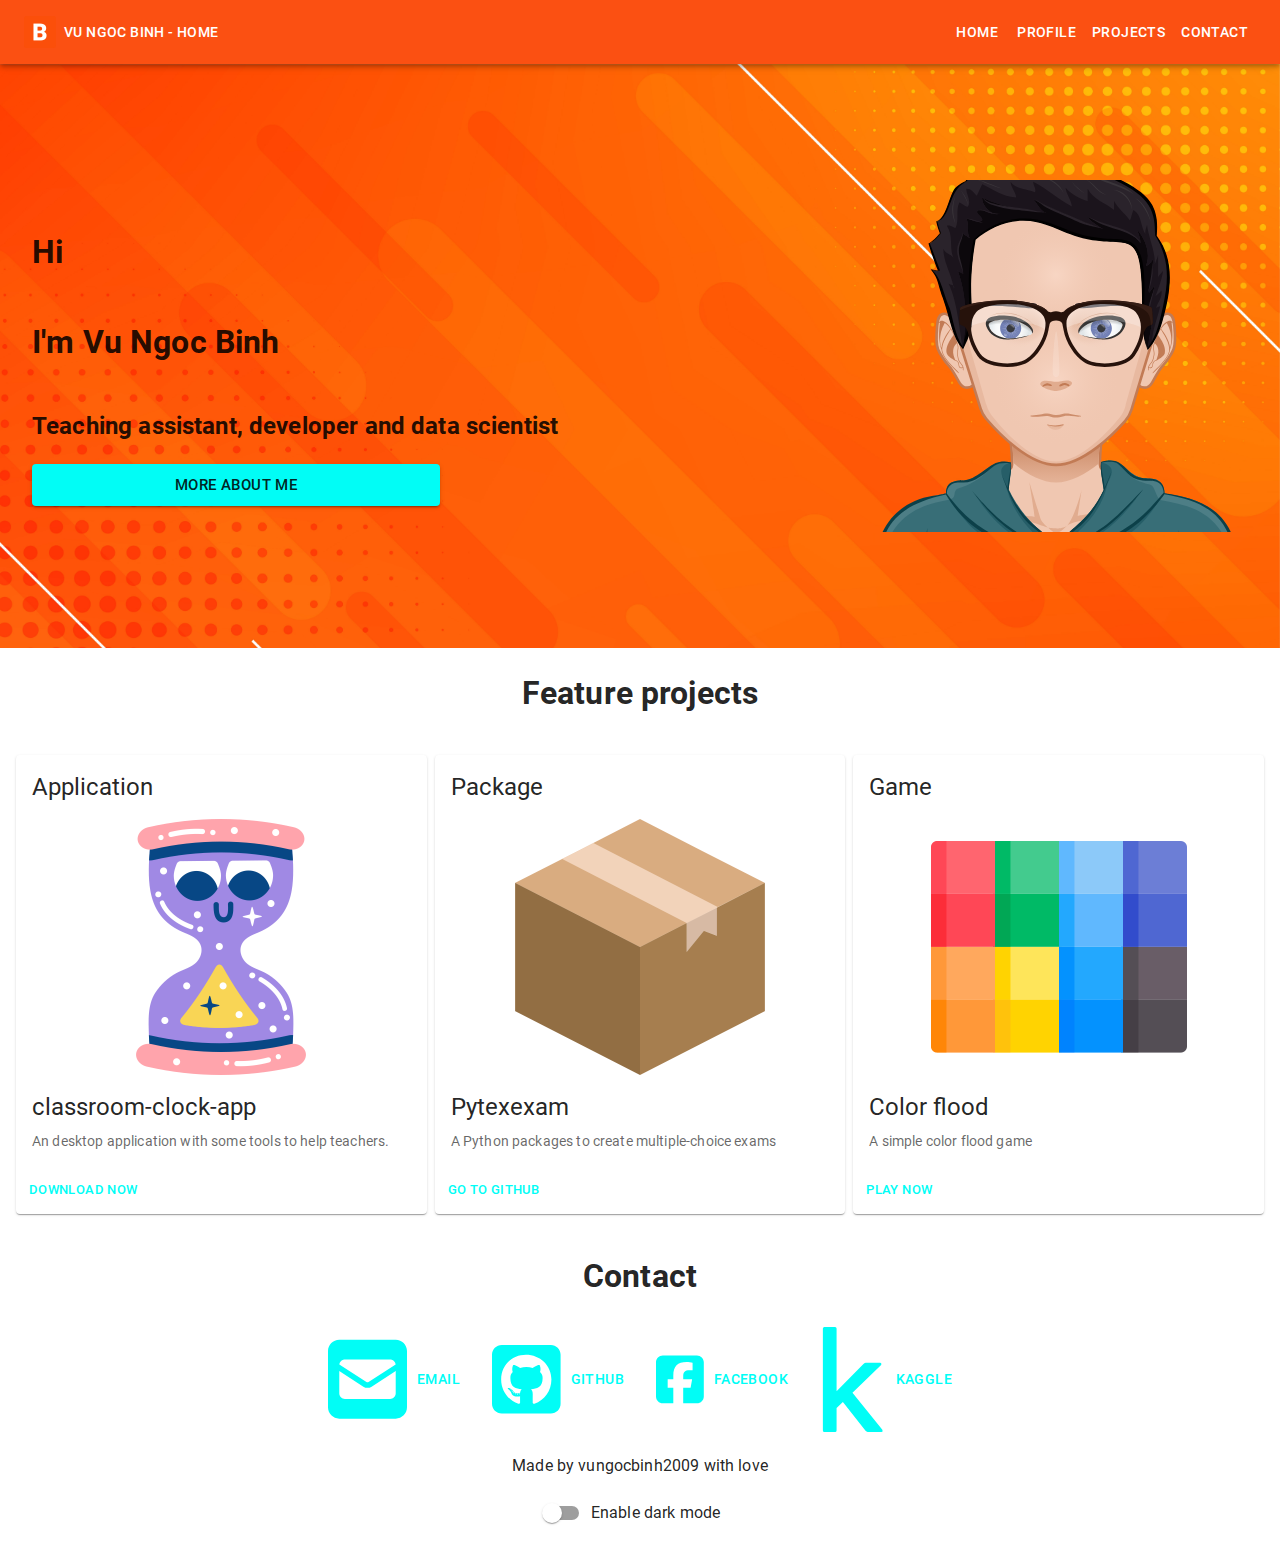
<file: index.html>
<!DOCTYPE html>
<html lang="en">
  <head>
    <meta name="flattr:id" content="70p39n">
    <meta charset="UTF-8" />
    <link rel="icon" type="image/svg+xml" href="/letter-b.png" />
    <meta name="viewport" content="width=device-width, initial-scale=1.0" />
    <title>Vũ Ngọc Bình website</title>
    <script type="module" crossorigin src="/assets/index.ebbd09a6.js"></script>
    <link rel="stylesheet" href="/assets/index.483a8673.css">
  </head>
  <body>
    <div id="root">
      <style data-emotion="css-global o6gwfi">html{-webkit-font-smoothing:antialiased;-moz-osx-font-smoothing:grayscale;box-sizing:border-box;-webkit-text-size-adjust:100%;}*,*::before,*::after{box-sizing:inherit;}strong,b{font-weight:700;}body{margin:0;color:rgba(0, 0, 0, 0.87);font-family:"Roboto","Helvetica","Arial",sans-serif;font-weight:400;font-size:1rem;line-height:1.5;letter-spacing:0.00938em;background-color:#fff;}@media print{body{background-color:#fff;}}body::backdrop{background-color:#fff;}</style><style data-emotion="css 1txr0ma-MuiAppBar-root">.css-1txr0ma-MuiAppBar-root{display:-webkit-box;display:-webkit-flex;display:-ms-flexbox;display:flex;-webkit-flex-direction:column;-ms-flex-direction:column;flex-direction:column;width:100%;box-sizing:border-box;-webkit-flex-shrink:0;-ms-flex-negative:0;flex-shrink:0;position:-webkit-sticky;position:sticky;z-index:1100;top:0;left:auto;right:0;background-color:#fb5012;color:#fff;}</style><style data-emotion="css rwmp92-MuiPaper-root-MuiAppBar-root">.css-rwmp92-MuiPaper-root-MuiAppBar-root{background-color:#fff;color:rgba(0, 0, 0, 0.87);-webkit-transition:box-shadow 300ms cubic-bezier(0.4, 0, 0.2, 1) 0ms;transition:box-shadow 300ms cubic-bezier(0.4, 0, 0.2, 1) 0ms;box-shadow:0px 2px 4px -1px rgba(0,0,0,0.2),0px 4px 5px 0px rgba(0,0,0,0.14),0px 1px 10px 0px rgba(0,0,0,0.12);display:-webkit-box;display:-webkit-flex;display:-ms-flexbox;display:flex;-webkit-flex-direction:column;-ms-flex-direction:column;flex-direction:column;width:100%;box-sizing:border-box;-webkit-flex-shrink:0;-ms-flex-negative:0;flex-shrink:0;position:-webkit-sticky;position:sticky;z-index:1100;top:0;left:auto;right:0;background-color:#fb5012;color:#fff;}</style><header class="MuiPaper-root MuiPaper-elevation MuiPaper-elevation4 MuiAppBar-root MuiAppBar-colorPrimary MuiAppBar-positionSticky css-rwmp92-MuiPaper-root-MuiAppBar-root"><style data-emotion="css hyum1k-MuiToolbar-root">.css-hyum1k-MuiToolbar-root{position:relative;display:-webkit-box;display:-webkit-flex;display:-ms-flexbox;display:flex;-webkit-align-items:center;-webkit-box-align:center;-ms-flex-align:center;align-items:center;padding-left:16px;padding-right:16px;min-height:56px;}@media (min-width:600px){.css-hyum1k-MuiToolbar-root{padding-left:24px;padding-right:24px;}}@media (min-width:0px){@media (orientation: landscape){.css-hyum1k-MuiToolbar-root{min-height:48px;}}}@media (min-width:600px){.css-hyum1k-MuiToolbar-root{min-height:64px;}}</style><div class="MuiToolbar-root MuiToolbar-gutters MuiToolbar-regular _appBar_j9jsu_11 css-hyum1k-MuiToolbar-root"><img src="/assets/letter-b.366b541d.png" class="_appBarIcon_j9jsu_11"/><style data-emotion="css 19wn4wk-MuiButton-root">.css-19wn4wk-MuiButton-root{font-family:"Roboto","Helvetica","Arial",sans-serif;font-weight:500;font-size:0.875rem;line-height:1.75;letter-spacing:0.02857em;text-transform:uppercase;min-width:64px;padding:6px 8px;border-radius:4px;-webkit-transition:background-color 250ms cubic-bezier(0.4, 0, 0.2, 1) 0ms,box-shadow 250ms cubic-bezier(0.4, 0, 0.2, 1) 0ms,border-color 250ms cubic-bezier(0.4, 0, 0.2, 1) 0ms,color 250ms cubic-bezier(0.4, 0, 0.2, 1) 0ms;transition:background-color 250ms cubic-bezier(0.4, 0, 0.2, 1) 0ms,box-shadow 250ms cubic-bezier(0.4, 0, 0.2, 1) 0ms,border-color 250ms cubic-bezier(0.4, 0, 0.2, 1) 0ms,color 250ms cubic-bezier(0.4, 0, 0.2, 1) 0ms;color:inherit;border-color:currentColor;}.css-19wn4wk-MuiButton-root:hover{-webkit-text-decoration:none;text-decoration:none;background-color:rgba(0, 0, 0, 0.04);}@media (hover: none){.css-19wn4wk-MuiButton-root:hover{background-color:transparent;}}.css-19wn4wk-MuiButton-root.Mui-disabled{color:rgba(0, 0, 0, 0.26);}</style><style data-emotion="css 1y942vo-MuiButtonBase-root-MuiButton-root">.css-1y942vo-MuiButtonBase-root-MuiButton-root{display:-webkit-inline-box;display:-webkit-inline-flex;display:-ms-inline-flexbox;display:inline-flex;-webkit-align-items:center;-webkit-box-align:center;-ms-flex-align:center;align-items:center;-webkit-box-pack:center;-ms-flex-pack:center;-webkit-justify-content:center;justify-content:center;position:relative;box-sizing:border-box;-webkit-tap-highlight-color:transparent;background-color:transparent;outline:0;border:0;margin:0;border-radius:0;padding:0;cursor:pointer;-webkit-user-select:none;-moz-user-select:none;-ms-user-select:none;user-select:none;vertical-align:middle;-moz-appearance:none;-webkit-appearance:none;-webkit-text-decoration:none;text-decoration:none;color:inherit;font-family:"Roboto","Helvetica","Arial",sans-serif;font-weight:500;font-size:0.875rem;line-height:1.75;letter-spacing:0.02857em;text-transform:uppercase;min-width:64px;padding:6px 8px;border-radius:4px;-webkit-transition:background-color 250ms cubic-bezier(0.4, 0, 0.2, 1) 0ms,box-shadow 250ms cubic-bezier(0.4, 0, 0.2, 1) 0ms,border-color 250ms cubic-bezier(0.4, 0, 0.2, 1) 0ms,color 250ms cubic-bezier(0.4, 0, 0.2, 1) 0ms;transition:background-color 250ms cubic-bezier(0.4, 0, 0.2, 1) 0ms,box-shadow 250ms cubic-bezier(0.4, 0, 0.2, 1) 0ms,border-color 250ms cubic-bezier(0.4, 0, 0.2, 1) 0ms,color 250ms cubic-bezier(0.4, 0, 0.2, 1) 0ms;color:inherit;border-color:currentColor;}.css-1y942vo-MuiButtonBase-root-MuiButton-root::-moz-focus-inner{border-style:none;}.css-1y942vo-MuiButtonBase-root-MuiButton-root.Mui-disabled{pointer-events:none;cursor:default;}@media print{.css-1y942vo-MuiButtonBase-root-MuiButton-root{-webkit-print-color-adjust:exact;color-adjust:exact;}}.css-1y942vo-MuiButtonBase-root-MuiButton-root:hover{-webkit-text-decoration:none;text-decoration:none;background-color:rgba(0, 0, 0, 0.04);}@media (hover: none){.css-1y942vo-MuiButtonBase-root-MuiButton-root:hover{background-color:transparent;}}.css-1y942vo-MuiButtonBase-root-MuiButton-root.Mui-disabled{color:rgba(0, 0, 0, 0.26);}</style><button class="MuiButtonBase-root MuiButton-root MuiButton-text MuiButton-textInherit MuiButton-sizeMedium MuiButton-textSizeMedium MuiButton-colorInherit MuiButton-root MuiButton-text MuiButton-textInherit MuiButton-sizeMedium MuiButton-textSizeMedium MuiButton-colorInherit css-1y942vo-MuiButtonBase-root-MuiButton-root" tabindex="0" type="button">Vu Ngoc Binh - <!-- -->Home</button><style data-emotion="css 1juivf6-MuiTypography-root">.css-1juivf6-MuiTypography-root{margin:0;font-family:"Roboto","Helvetica","Arial",sans-serif;font-weight:500;font-size:1.25rem;line-height:1.6;letter-spacing:0.0075em;-webkit-box-flex:1;-webkit-flex-grow:1;-ms-flex-positive:1;flex-grow:1;}</style><div class="MuiTypography-root MuiTypography-h6 css-1juivf6-MuiTypography-root"></div><button class="MuiButtonBase-root MuiButton-root MuiButton-text MuiButton-textInherit MuiButton-sizeMedium MuiButton-textSizeMedium MuiButton-colorInherit MuiButton-root MuiButton-text MuiButton-textInherit MuiButton-sizeMedium MuiButton-textSizeMedium MuiButton-colorInherit css-1y942vo-MuiButtonBase-root-MuiButton-root" tabindex="0" type="button">Home</button><button class="MuiButtonBase-root MuiButton-root MuiButton-text MuiButton-textInherit MuiButton-sizeMedium MuiButton-textSizeMedium MuiButton-colorInherit MuiButton-root MuiButton-text MuiButton-textInherit MuiButton-sizeMedium MuiButton-textSizeMedium MuiButton-colorInherit css-1y942vo-MuiButtonBase-root-MuiButton-root" tabindex="0" type="button">Profile</button><button class="MuiButtonBase-root MuiButton-root MuiButton-text MuiButton-textInherit MuiButton-sizeMedium MuiButton-textSizeMedium MuiButton-colorInherit MuiButton-root MuiButton-text MuiButton-textInherit MuiButton-sizeMedium MuiButton-textSizeMedium MuiButton-colorInherit css-1y942vo-MuiButtonBase-root-MuiButton-root" tabindex="0" type="button">Projects</button><button class="MuiButtonBase-root MuiButton-root MuiButton-text MuiButton-textInherit MuiButton-sizeMedium MuiButton-textSizeMedium MuiButton-colorInherit MuiButton-root MuiButton-text MuiButton-textInherit MuiButton-sizeMedium MuiButton-textSizeMedium MuiButton-colorInherit css-1y942vo-MuiButtonBase-root-MuiButton-root" tabindex="0" type="button">Contact</button></div></header><div><div class="_introContainer_1aer2_1" style="background-image:url(/assets/home-background.de409597.jpeg)"><img class="_introAvatar_1aer2_53" src="/assets/avatar.ceecb6a6.svg" alt=""/><div class="_introDiv_1aer2_43"><div class="_introText_1aer2_47"><h1>Hi</h1><h1>I&#x27;m Vu Ngoc Binh</h1><h2>Teaching assistant, developer and data scientist</h2><style data-emotion="css 1t81w9q-MuiButton-root">.css-1t81w9q-MuiButton-root{font-family:"Roboto","Helvetica","Arial",sans-serif;font-weight:500;font-size:0.9375rem;line-height:1.75;letter-spacing:0.02857em;text-transform:uppercase;min-width:64px;padding:8px 22px;border-radius:4px;-webkit-transition:background-color 250ms cubic-bezier(0.4, 0, 0.2, 1) 0ms,box-shadow 250ms cubic-bezier(0.4, 0, 0.2, 1) 0ms,border-color 250ms cubic-bezier(0.4, 0, 0.2, 1) 0ms,color 250ms cubic-bezier(0.4, 0, 0.2, 1) 0ms;transition:background-color 250ms cubic-bezier(0.4, 0, 0.2, 1) 0ms,box-shadow 250ms cubic-bezier(0.4, 0, 0.2, 1) 0ms,border-color 250ms cubic-bezier(0.4, 0, 0.2, 1) 0ms,color 250ms cubic-bezier(0.4, 0, 0.2, 1) 0ms;color:rgba(0, 0, 0, 0.87);background-color:#01fdf6;box-shadow:0px 3px 1px -2px rgba(0,0,0,0.2),0px 2px 2px 0px rgba(0,0,0,0.14),0px 1px 5px 0px rgba(0,0,0,0.12);}.css-1t81w9q-MuiButton-root:hover{-webkit-text-decoration:none;text-decoration:none;background-color:rgb(0, 177, 172);box-shadow:0px 2px 4px -1px rgba(0,0,0,0.2),0px 4px 5px 0px rgba(0,0,0,0.14),0px 1px 10px 0px rgba(0,0,0,0.12);}@media (hover: none){.css-1t81w9q-MuiButton-root:hover{background-color:#01fdf6;}}.css-1t81w9q-MuiButton-root:active{box-shadow:0px 5px 5px -3px rgba(0,0,0,0.2),0px 8px 10px 1px rgba(0,0,0,0.14),0px 3px 14px 2px rgba(0,0,0,0.12);}.css-1t81w9q-MuiButton-root.Mui-focusVisible{box-shadow:0px 3px 5px -1px rgba(0,0,0,0.2),0px 6px 10px 0px rgba(0,0,0,0.14),0px 1px 18px 0px rgba(0,0,0,0.12);}.css-1t81w9q-MuiButton-root.Mui-disabled{color:rgba(0, 0, 0, 0.26);box-shadow:none;background-color:rgba(0, 0, 0, 0.12);}</style><style data-emotion="css k7pb4q-MuiButtonBase-root-MuiButton-root">.css-k7pb4q-MuiButtonBase-root-MuiButton-root{display:-webkit-inline-box;display:-webkit-inline-flex;display:-ms-inline-flexbox;display:inline-flex;-webkit-align-items:center;-webkit-box-align:center;-ms-flex-align:center;align-items:center;-webkit-box-pack:center;-ms-flex-pack:center;-webkit-justify-content:center;justify-content:center;position:relative;box-sizing:border-box;-webkit-tap-highlight-color:transparent;background-color:transparent;outline:0;border:0;margin:0;border-radius:0;padding:0;cursor:pointer;-webkit-user-select:none;-moz-user-select:none;-ms-user-select:none;user-select:none;vertical-align:middle;-moz-appearance:none;-webkit-appearance:none;-webkit-text-decoration:none;text-decoration:none;color:inherit;font-family:"Roboto","Helvetica","Arial",sans-serif;font-weight:500;font-size:0.9375rem;line-height:1.75;letter-spacing:0.02857em;text-transform:uppercase;min-width:64px;padding:8px 22px;border-radius:4px;-webkit-transition:background-color 250ms cubic-bezier(0.4, 0, 0.2, 1) 0ms,box-shadow 250ms cubic-bezier(0.4, 0, 0.2, 1) 0ms,border-color 250ms cubic-bezier(0.4, 0, 0.2, 1) 0ms,color 250ms cubic-bezier(0.4, 0, 0.2, 1) 0ms;transition:background-color 250ms cubic-bezier(0.4, 0, 0.2, 1) 0ms,box-shadow 250ms cubic-bezier(0.4, 0, 0.2, 1) 0ms,border-color 250ms cubic-bezier(0.4, 0, 0.2, 1) 0ms,color 250ms cubic-bezier(0.4, 0, 0.2, 1) 0ms;color:rgba(0, 0, 0, 0.87);background-color:#01fdf6;box-shadow:0px 3px 1px -2px rgba(0,0,0,0.2),0px 2px 2px 0px rgba(0,0,0,0.14),0px 1px 5px 0px rgba(0,0,0,0.12);}.css-k7pb4q-MuiButtonBase-root-MuiButton-root::-moz-focus-inner{border-style:none;}.css-k7pb4q-MuiButtonBase-root-MuiButton-root.Mui-disabled{pointer-events:none;cursor:default;}@media print{.css-k7pb4q-MuiButtonBase-root-MuiButton-root{-webkit-print-color-adjust:exact;color-adjust:exact;}}.css-k7pb4q-MuiButtonBase-root-MuiButton-root:hover{-webkit-text-decoration:none;text-decoration:none;background-color:rgb(0, 177, 172);box-shadow:0px 2px 4px -1px rgba(0,0,0,0.2),0px 4px 5px 0px rgba(0,0,0,0.14),0px 1px 10px 0px rgba(0,0,0,0.12);}@media (hover: none){.css-k7pb4q-MuiButtonBase-root-MuiButton-root:hover{background-color:#01fdf6;}}.css-k7pb4q-MuiButtonBase-root-MuiButton-root:active{box-shadow:0px 5px 5px -3px rgba(0,0,0,0.2),0px 8px 10px 1px rgba(0,0,0,0.14),0px 3px 14px 2px rgba(0,0,0,0.12);}.css-k7pb4q-MuiButtonBase-root-MuiButton-root.Mui-focusVisible{box-shadow:0px 3px 5px -1px rgba(0,0,0,0.2),0px 6px 10px 0px rgba(0,0,0,0.14),0px 1px 18px 0px rgba(0,0,0,0.12);}.css-k7pb4q-MuiButtonBase-root-MuiButton-root.Mui-disabled{color:rgba(0, 0, 0, 0.26);box-shadow:none;background-color:rgba(0, 0, 0, 0.12);}</style><button class="MuiButtonBase-root MuiButton-root MuiButton-contained MuiButton-containedSecondary MuiButton-sizeLarge MuiButton-containedSizeLarge MuiButton-colorSecondary MuiButton-root MuiButton-contained MuiButton-containedSecondary MuiButton-sizeLarge MuiButton-containedSizeLarge MuiButton-colorSecondary _introButton_1aer2_33 css-k7pb4q-MuiButtonBase-root-MuiButton-root" tabindex="0" type="button">More about me</button></div></div></div><h1 class="_textCenter_1aws6_4">Feature projects</h1><div class="_projectContainer_1aer2_62"><style data-emotion="css 1gdfwye-MuiCard-root">.css-1gdfwye-MuiCard-root{overflow:hidden;}</style><style data-emotion="css bhp9pd-MuiPaper-root-MuiCard-root">.css-bhp9pd-MuiPaper-root-MuiCard-root{background-color:#fff;color:rgba(0, 0, 0, 0.87);-webkit-transition:box-shadow 300ms cubic-bezier(0.4, 0, 0.2, 1) 0ms;transition:box-shadow 300ms cubic-bezier(0.4, 0, 0.2, 1) 0ms;border-radius:4px;box-shadow:0px 2px 1px -1px rgba(0,0,0,0.2),0px 1px 1px 0px rgba(0,0,0,0.14),0px 1px 3px 0px rgba(0,0,0,0.12);overflow:hidden;}</style><div class="MuiPaper-root MuiPaper-elevation MuiPaper-rounded MuiPaper-elevation1 MuiCard-root css-bhp9pd-MuiPaper-root-MuiCard-root"><style data-emotion="css 185gdzj-MuiCardHeader-root">.css-185gdzj-MuiCardHeader-root{display:-webkit-box;display:-webkit-flex;display:-ms-flexbox;display:flex;-webkit-align-items:center;-webkit-box-align:center;-ms-flex-align:center;align-items:center;padding:16px;}</style><div class="MuiCardHeader-root css-185gdzj-MuiCardHeader-root"><style data-emotion="css 1qbkelo-MuiCardHeader-content">.css-1qbkelo-MuiCardHeader-content{-webkit-flex:1 1 auto;-ms-flex:1 1 auto;flex:1 1 auto;}</style><div class="MuiCardHeader-content css-1qbkelo-MuiCardHeader-content"><style data-emotion="css 1qvr50w-MuiTypography-root">.css-1qvr50w-MuiTypography-root{margin:0;font-family:"Roboto","Helvetica","Arial",sans-serif;font-weight:400;font-size:1.5rem;line-height:1.334;letter-spacing:0em;display:block;}</style><span class="MuiTypography-root MuiTypography-h5 MuiCardHeader-title css-1qvr50w-MuiTypography-root">Application</span></div></div><div class="_divCenter_1aws6_9"><img src="/assets/classroom-clock-app.0cfc82c3.png" class="_cardImage_1eob9_1"/></div><style data-emotion="css 46bh2p-MuiCardContent-root">.css-46bh2p-MuiCardContent-root{padding:16px;}.css-46bh2p-MuiCardContent-root:last-child{padding-bottom:24px;}</style><div class="MuiCardContent-root css-46bh2p-MuiCardContent-root"><style data-emotion="css h93ljk-MuiTypography-root">.css-h93ljk-MuiTypography-root{margin:0;font-family:"Roboto","Helvetica","Arial",sans-serif;font-weight:400;font-size:1.5rem;line-height:1.334;letter-spacing:0em;margin-bottom:0.35em;}</style><div class="MuiTypography-root MuiTypography-h5 MuiTypography-gutterBottom css-h93ljk-MuiTypography-root">classroom-clock-app</div><style data-emotion="css r40f8v-MuiTypography-root">.css-r40f8v-MuiTypography-root{margin:0;font-family:"Roboto","Helvetica","Arial",sans-serif;font-weight:400;font-size:0.875rem;line-height:1.43;letter-spacing:0.01071em;color:rgba(0, 0, 0, 0.6);}</style><p class="MuiTypography-root MuiTypography-body2 css-r40f8v-MuiTypography-root">An desktop application with some tools to help teachers.</p></div><style data-emotion="css dnrpxu-MuiCardActions-root">.css-dnrpxu-MuiCardActions-root{display:-webkit-box;display:-webkit-flex;display:-ms-flexbox;display:flex;-webkit-align-items:center;-webkit-box-align:center;-ms-flex-align:center;align-items:center;padding:8px;}.css-dnrpxu-MuiCardActions-root>:not(style)~:not(style){margin-left:8px;}</style><div class="MuiCardActions-root MuiCardActions-spacing css-dnrpxu-MuiCardActions-root"><style data-emotion="css 1ik2a0a-MuiButton-root">.css-1ik2a0a-MuiButton-root{font-family:"Roboto","Helvetica","Arial",sans-serif;font-weight:500;font-size:0.8125rem;line-height:1.75;letter-spacing:0.02857em;text-transform:uppercase;min-width:64px;padding:4px 5px;border-radius:4px;-webkit-transition:background-color 250ms cubic-bezier(0.4, 0, 0.2, 1) 0ms,box-shadow 250ms cubic-bezier(0.4, 0, 0.2, 1) 0ms,border-color 250ms cubic-bezier(0.4, 0, 0.2, 1) 0ms,color 250ms cubic-bezier(0.4, 0, 0.2, 1) 0ms;transition:background-color 250ms cubic-bezier(0.4, 0, 0.2, 1) 0ms,box-shadow 250ms cubic-bezier(0.4, 0, 0.2, 1) 0ms,border-color 250ms cubic-bezier(0.4, 0, 0.2, 1) 0ms,color 250ms cubic-bezier(0.4, 0, 0.2, 1) 0ms;color:#01fdf6;}.css-1ik2a0a-MuiButton-root:hover{-webkit-text-decoration:none;text-decoration:none;background-color:rgba(1, 253, 246, 0.04);}@media (hover: none){.css-1ik2a0a-MuiButton-root:hover{background-color:transparent;}}.css-1ik2a0a-MuiButton-root.Mui-disabled{color:rgba(0, 0, 0, 0.26);}</style><style data-emotion="css ku5yrh-MuiButtonBase-root-MuiButton-root">.css-ku5yrh-MuiButtonBase-root-MuiButton-root{display:-webkit-inline-box;display:-webkit-inline-flex;display:-ms-inline-flexbox;display:inline-flex;-webkit-align-items:center;-webkit-box-align:center;-ms-flex-align:center;align-items:center;-webkit-box-pack:center;-ms-flex-pack:center;-webkit-justify-content:center;justify-content:center;position:relative;box-sizing:border-box;-webkit-tap-highlight-color:transparent;background-color:transparent;outline:0;border:0;margin:0;border-radius:0;padding:0;cursor:pointer;-webkit-user-select:none;-moz-user-select:none;-ms-user-select:none;user-select:none;vertical-align:middle;-moz-appearance:none;-webkit-appearance:none;-webkit-text-decoration:none;text-decoration:none;color:inherit;font-family:"Roboto","Helvetica","Arial",sans-serif;font-weight:500;font-size:0.8125rem;line-height:1.75;letter-spacing:0.02857em;text-transform:uppercase;min-width:64px;padding:4px 5px;border-radius:4px;-webkit-transition:background-color 250ms cubic-bezier(0.4, 0, 0.2, 1) 0ms,box-shadow 250ms cubic-bezier(0.4, 0, 0.2, 1) 0ms,border-color 250ms cubic-bezier(0.4, 0, 0.2, 1) 0ms,color 250ms cubic-bezier(0.4, 0, 0.2, 1) 0ms;transition:background-color 250ms cubic-bezier(0.4, 0, 0.2, 1) 0ms,box-shadow 250ms cubic-bezier(0.4, 0, 0.2, 1) 0ms,border-color 250ms cubic-bezier(0.4, 0, 0.2, 1) 0ms,color 250ms cubic-bezier(0.4, 0, 0.2, 1) 0ms;color:#01fdf6;}.css-ku5yrh-MuiButtonBase-root-MuiButton-root::-moz-focus-inner{border-style:none;}.css-ku5yrh-MuiButtonBase-root-MuiButton-root.Mui-disabled{pointer-events:none;cursor:default;}@media print{.css-ku5yrh-MuiButtonBase-root-MuiButton-root{-webkit-print-color-adjust:exact;color-adjust:exact;}}.css-ku5yrh-MuiButtonBase-root-MuiButton-root:hover{-webkit-text-decoration:none;text-decoration:none;background-color:rgba(1, 253, 246, 0.04);}@media (hover: none){.css-ku5yrh-MuiButtonBase-root-MuiButton-root:hover{background-color:transparent;}}.css-ku5yrh-MuiButtonBase-root-MuiButton-root.Mui-disabled{color:rgba(0, 0, 0, 0.26);}</style><button class="MuiButtonBase-root MuiButton-root MuiButton-text MuiButton-textSecondary MuiButton-sizeSmall MuiButton-textSizeSmall MuiButton-colorSecondary MuiButton-root MuiButton-text MuiButton-textSecondary MuiButton-sizeSmall MuiButton-textSizeSmall MuiButton-colorSecondary css-ku5yrh-MuiButtonBase-root-MuiButton-root" tabindex="0" type="button">Download now</button></div></div><style data-emotion="css 1gdfwye-MuiCard-root">.css-1gdfwye-MuiCard-root{overflow:hidden;}</style><style data-emotion="css bhp9pd-MuiPaper-root-MuiCard-root">.css-bhp9pd-MuiPaper-root-MuiCard-root{background-color:#fff;color:rgba(0, 0, 0, 0.87);-webkit-transition:box-shadow 300ms cubic-bezier(0.4, 0, 0.2, 1) 0ms;transition:box-shadow 300ms cubic-bezier(0.4, 0, 0.2, 1) 0ms;border-radius:4px;box-shadow:0px 2px 1px -1px rgba(0,0,0,0.2),0px 1px 1px 0px rgba(0,0,0,0.14),0px 1px 3px 0px rgba(0,0,0,0.12);overflow:hidden;}</style><div class="MuiPaper-root MuiPaper-elevation MuiPaper-rounded MuiPaper-elevation1 MuiCard-root css-bhp9pd-MuiPaper-root-MuiCard-root"><style data-emotion="css 185gdzj-MuiCardHeader-root">.css-185gdzj-MuiCardHeader-root{display:-webkit-box;display:-webkit-flex;display:-ms-flexbox;display:flex;-webkit-align-items:center;-webkit-box-align:center;-ms-flex-align:center;align-items:center;padding:16px;}</style><div class="MuiCardHeader-root css-185gdzj-MuiCardHeader-root"><style data-emotion="css 1qbkelo-MuiCardHeader-content">.css-1qbkelo-MuiCardHeader-content{-webkit-flex:1 1 auto;-ms-flex:1 1 auto;flex:1 1 auto;}</style><div class="MuiCardHeader-content css-1qbkelo-MuiCardHeader-content"><style data-emotion="css 1qvr50w-MuiTypography-root">.css-1qvr50w-MuiTypography-root{margin:0;font-family:"Roboto","Helvetica","Arial",sans-serif;font-weight:400;font-size:1.5rem;line-height:1.334;letter-spacing:0em;display:block;}</style><span class="MuiTypography-root MuiTypography-h5 MuiCardHeader-title css-1qvr50w-MuiTypography-root">Package</span></div></div><div class="_divCenter_1aws6_9"><img src="/assets/python-package-icon.51e40e0c.png" class="_cardImage_1eob9_1"/></div><style data-emotion="css 46bh2p-MuiCardContent-root">.css-46bh2p-MuiCardContent-root{padding:16px;}.css-46bh2p-MuiCardContent-root:last-child{padding-bottom:24px;}</style><div class="MuiCardContent-root css-46bh2p-MuiCardContent-root"><style data-emotion="css h93ljk-MuiTypography-root">.css-h93ljk-MuiTypography-root{margin:0;font-family:"Roboto","Helvetica","Arial",sans-serif;font-weight:400;font-size:1.5rem;line-height:1.334;letter-spacing:0em;margin-bottom:0.35em;}</style><div class="MuiTypography-root MuiTypography-h5 MuiTypography-gutterBottom css-h93ljk-MuiTypography-root">Pytexexam</div><style data-emotion="css r40f8v-MuiTypography-root">.css-r40f8v-MuiTypography-root{margin:0;font-family:"Roboto","Helvetica","Arial",sans-serif;font-weight:400;font-size:0.875rem;line-height:1.43;letter-spacing:0.01071em;color:rgba(0, 0, 0, 0.6);}</style><p class="MuiTypography-root MuiTypography-body2 css-r40f8v-MuiTypography-root">A Python packages to create multiple-choice exams</p></div><style data-emotion="css dnrpxu-MuiCardActions-root">.css-dnrpxu-MuiCardActions-root{display:-webkit-box;display:-webkit-flex;display:-ms-flexbox;display:flex;-webkit-align-items:center;-webkit-box-align:center;-ms-flex-align:center;align-items:center;padding:8px;}.css-dnrpxu-MuiCardActions-root>:not(style)~:not(style){margin-left:8px;}</style><div class="MuiCardActions-root MuiCardActions-spacing css-dnrpxu-MuiCardActions-root"><style data-emotion="css 1ik2a0a-MuiButton-root">.css-1ik2a0a-MuiButton-root{font-family:"Roboto","Helvetica","Arial",sans-serif;font-weight:500;font-size:0.8125rem;line-height:1.75;letter-spacing:0.02857em;text-transform:uppercase;min-width:64px;padding:4px 5px;border-radius:4px;-webkit-transition:background-color 250ms cubic-bezier(0.4, 0, 0.2, 1) 0ms,box-shadow 250ms cubic-bezier(0.4, 0, 0.2, 1) 0ms,border-color 250ms cubic-bezier(0.4, 0, 0.2, 1) 0ms,color 250ms cubic-bezier(0.4, 0, 0.2, 1) 0ms;transition:background-color 250ms cubic-bezier(0.4, 0, 0.2, 1) 0ms,box-shadow 250ms cubic-bezier(0.4, 0, 0.2, 1) 0ms,border-color 250ms cubic-bezier(0.4, 0, 0.2, 1) 0ms,color 250ms cubic-bezier(0.4, 0, 0.2, 1) 0ms;color:#01fdf6;}.css-1ik2a0a-MuiButton-root:hover{-webkit-text-decoration:none;text-decoration:none;background-color:rgba(1, 253, 246, 0.04);}@media (hover: none){.css-1ik2a0a-MuiButton-root:hover{background-color:transparent;}}.css-1ik2a0a-MuiButton-root.Mui-disabled{color:rgba(0, 0, 0, 0.26);}</style><style data-emotion="css ku5yrh-MuiButtonBase-root-MuiButton-root">.css-ku5yrh-MuiButtonBase-root-MuiButton-root{display:-webkit-inline-box;display:-webkit-inline-flex;display:-ms-inline-flexbox;display:inline-flex;-webkit-align-items:center;-webkit-box-align:center;-ms-flex-align:center;align-items:center;-webkit-box-pack:center;-ms-flex-pack:center;-webkit-justify-content:center;justify-content:center;position:relative;box-sizing:border-box;-webkit-tap-highlight-color:transparent;background-color:transparent;outline:0;border:0;margin:0;border-radius:0;padding:0;cursor:pointer;-webkit-user-select:none;-moz-user-select:none;-ms-user-select:none;user-select:none;vertical-align:middle;-moz-appearance:none;-webkit-appearance:none;-webkit-text-decoration:none;text-decoration:none;color:inherit;font-family:"Roboto","Helvetica","Arial",sans-serif;font-weight:500;font-size:0.8125rem;line-height:1.75;letter-spacing:0.02857em;text-transform:uppercase;min-width:64px;padding:4px 5px;border-radius:4px;-webkit-transition:background-color 250ms cubic-bezier(0.4, 0, 0.2, 1) 0ms,box-shadow 250ms cubic-bezier(0.4, 0, 0.2, 1) 0ms,border-color 250ms cubic-bezier(0.4, 0, 0.2, 1) 0ms,color 250ms cubic-bezier(0.4, 0, 0.2, 1) 0ms;transition:background-color 250ms cubic-bezier(0.4, 0, 0.2, 1) 0ms,box-shadow 250ms cubic-bezier(0.4, 0, 0.2, 1) 0ms,border-color 250ms cubic-bezier(0.4, 0, 0.2, 1) 0ms,color 250ms cubic-bezier(0.4, 0, 0.2, 1) 0ms;color:#01fdf6;}.css-ku5yrh-MuiButtonBase-root-MuiButton-root::-moz-focus-inner{border-style:none;}.css-ku5yrh-MuiButtonBase-root-MuiButton-root.Mui-disabled{pointer-events:none;cursor:default;}@media print{.css-ku5yrh-MuiButtonBase-root-MuiButton-root{-webkit-print-color-adjust:exact;color-adjust:exact;}}.css-ku5yrh-MuiButtonBase-root-MuiButton-root:hover{-webkit-text-decoration:none;text-decoration:none;background-color:rgba(1, 253, 246, 0.04);}@media (hover: none){.css-ku5yrh-MuiButtonBase-root-MuiButton-root:hover{background-color:transparent;}}.css-ku5yrh-MuiButtonBase-root-MuiButton-root.Mui-disabled{color:rgba(0, 0, 0, 0.26);}</style><button class="MuiButtonBase-root MuiButton-root MuiButton-text MuiButton-textSecondary MuiButton-sizeSmall MuiButton-textSizeSmall MuiButton-colorSecondary MuiButton-root MuiButton-text MuiButton-textSecondary MuiButton-sizeSmall MuiButton-textSizeSmall MuiButton-colorSecondary css-ku5yrh-MuiButtonBase-root-MuiButton-root" tabindex="0" type="button">Go to Github</button></div></div><style data-emotion="css 1gdfwye-MuiCard-root">.css-1gdfwye-MuiCard-root{overflow:hidden;}</style><style data-emotion="css bhp9pd-MuiPaper-root-MuiCard-root">.css-bhp9pd-MuiPaper-root-MuiCard-root{background-color:#fff;color:rgba(0, 0, 0, 0.87);-webkit-transition:box-shadow 300ms cubic-bezier(0.4, 0, 0.2, 1) 0ms;transition:box-shadow 300ms cubic-bezier(0.4, 0, 0.2, 1) 0ms;border-radius:4px;box-shadow:0px 2px 1px -1px rgba(0,0,0,0.2),0px 1px 1px 0px rgba(0,0,0,0.14),0px 1px 3px 0px rgba(0,0,0,0.12);overflow:hidden;}</style><div class="MuiPaper-root MuiPaper-elevation MuiPaper-rounded MuiPaper-elevation1 MuiCard-root css-bhp9pd-MuiPaper-root-MuiCard-root"><style data-emotion="css 185gdzj-MuiCardHeader-root">.css-185gdzj-MuiCardHeader-root{display:-webkit-box;display:-webkit-flex;display:-ms-flexbox;display:flex;-webkit-align-items:center;-webkit-box-align:center;-ms-flex-align:center;align-items:center;padding:16px;}</style><div class="MuiCardHeader-root css-185gdzj-MuiCardHeader-root"><style data-emotion="css 1qbkelo-MuiCardHeader-content">.css-1qbkelo-MuiCardHeader-content{-webkit-flex:1 1 auto;-ms-flex:1 1 auto;flex:1 1 auto;}</style><div class="MuiCardHeader-content css-1qbkelo-MuiCardHeader-content"><style data-emotion="css 1qvr50w-MuiTypography-root">.css-1qvr50w-MuiTypography-root{margin:0;font-family:"Roboto","Helvetica","Arial",sans-serif;font-weight:400;font-size:1.5rem;line-height:1.334;letter-spacing:0em;display:block;}</style><span class="MuiTypography-root MuiTypography-h5 MuiCardHeader-title css-1qvr50w-MuiTypography-root">Game</span></div></div><div class="_divCenter_1aws6_9"><img src="[data-uri]" class="_cardImage_1eob9_1"/></div><style data-emotion="css 46bh2p-MuiCardContent-root">.css-46bh2p-MuiCardContent-root{padding:16px;}.css-46bh2p-MuiCardContent-root:last-child{padding-bottom:24px;}</style><div class="MuiCardContent-root css-46bh2p-MuiCardContent-root"><style data-emotion="css h93ljk-MuiTypography-root">.css-h93ljk-MuiTypography-root{margin:0;font-family:"Roboto","Helvetica","Arial",sans-serif;font-weight:400;font-size:1.5rem;line-height:1.334;letter-spacing:0em;margin-bottom:0.35em;}</style><div class="MuiTypography-root MuiTypography-h5 MuiTypography-gutterBottom css-h93ljk-MuiTypography-root">Color flood</div><style data-emotion="css r40f8v-MuiTypography-root">.css-r40f8v-MuiTypography-root{margin:0;font-family:"Roboto","Helvetica","Arial",sans-serif;font-weight:400;font-size:0.875rem;line-height:1.43;letter-spacing:0.01071em;color:rgba(0, 0, 0, 0.6);}</style><p class="MuiTypography-root MuiTypography-body2 css-r40f8v-MuiTypography-root">A simple color flood game</p></div><style data-emotion="css dnrpxu-MuiCardActions-root">.css-dnrpxu-MuiCardActions-root{display:-webkit-box;display:-webkit-flex;display:-ms-flexbox;display:flex;-webkit-align-items:center;-webkit-box-align:center;-ms-flex-align:center;align-items:center;padding:8px;}.css-dnrpxu-MuiCardActions-root>:not(style)~:not(style){margin-left:8px;}</style><div class="MuiCardActions-root MuiCardActions-spacing css-dnrpxu-MuiCardActions-root"><style data-emotion="css 1ik2a0a-MuiButton-root">.css-1ik2a0a-MuiButton-root{font-family:"Roboto","Helvetica","Arial",sans-serif;font-weight:500;font-size:0.8125rem;line-height:1.75;letter-spacing:0.02857em;text-transform:uppercase;min-width:64px;padding:4px 5px;border-radius:4px;-webkit-transition:background-color 250ms cubic-bezier(0.4, 0, 0.2, 1) 0ms,box-shadow 250ms cubic-bezier(0.4, 0, 0.2, 1) 0ms,border-color 250ms cubic-bezier(0.4, 0, 0.2, 1) 0ms,color 250ms cubic-bezier(0.4, 0, 0.2, 1) 0ms;transition:background-color 250ms cubic-bezier(0.4, 0, 0.2, 1) 0ms,box-shadow 250ms cubic-bezier(0.4, 0, 0.2, 1) 0ms,border-color 250ms cubic-bezier(0.4, 0, 0.2, 1) 0ms,color 250ms cubic-bezier(0.4, 0, 0.2, 1) 0ms;color:#01fdf6;}.css-1ik2a0a-MuiButton-root:hover{-webkit-text-decoration:none;text-decoration:none;background-color:rgba(1, 253, 246, 0.04);}@media (hover: none){.css-1ik2a0a-MuiButton-root:hover{background-color:transparent;}}.css-1ik2a0a-MuiButton-root.Mui-disabled{color:rgba(0, 0, 0, 0.26);}</style><style data-emotion="css ku5yrh-MuiButtonBase-root-MuiButton-root">.css-ku5yrh-MuiButtonBase-root-MuiButton-root{display:-webkit-inline-box;display:-webkit-inline-flex;display:-ms-inline-flexbox;display:inline-flex;-webkit-align-items:center;-webkit-box-align:center;-ms-flex-align:center;align-items:center;-webkit-box-pack:center;-ms-flex-pack:center;-webkit-justify-content:center;justify-content:center;position:relative;box-sizing:border-box;-webkit-tap-highlight-color:transparent;background-color:transparent;outline:0;border:0;margin:0;border-radius:0;padding:0;cursor:pointer;-webkit-user-select:none;-moz-user-select:none;-ms-user-select:none;user-select:none;vertical-align:middle;-moz-appearance:none;-webkit-appearance:none;-webkit-text-decoration:none;text-decoration:none;color:inherit;font-family:"Roboto","Helvetica","Arial",sans-serif;font-weight:500;font-size:0.8125rem;line-height:1.75;letter-spacing:0.02857em;text-transform:uppercase;min-width:64px;padding:4px 5px;border-radius:4px;-webkit-transition:background-color 250ms cubic-bezier(0.4, 0, 0.2, 1) 0ms,box-shadow 250ms cubic-bezier(0.4, 0, 0.2, 1) 0ms,border-color 250ms cubic-bezier(0.4, 0, 0.2, 1) 0ms,color 250ms cubic-bezier(0.4, 0, 0.2, 1) 0ms;transition:background-color 250ms cubic-bezier(0.4, 0, 0.2, 1) 0ms,box-shadow 250ms cubic-bezier(0.4, 0, 0.2, 1) 0ms,border-color 250ms cubic-bezier(0.4, 0, 0.2, 1) 0ms,color 250ms cubic-bezier(0.4, 0, 0.2, 1) 0ms;color:#01fdf6;}.css-ku5yrh-MuiButtonBase-root-MuiButton-root::-moz-focus-inner{border-style:none;}.css-ku5yrh-MuiButtonBase-root-MuiButton-root.Mui-disabled{pointer-events:none;cursor:default;}@media print{.css-ku5yrh-MuiButtonBase-root-MuiButton-root{-webkit-print-color-adjust:exact;color-adjust:exact;}}.css-ku5yrh-MuiButtonBase-root-MuiButton-root:hover{-webkit-text-decoration:none;text-decoration:none;background-color:rgba(1, 253, 246, 0.04);}@media (hover: none){.css-ku5yrh-MuiButtonBase-root-MuiButton-root:hover{background-color:transparent;}}.css-ku5yrh-MuiButtonBase-root-MuiButton-root.Mui-disabled{color:rgba(0, 0, 0, 0.26);}</style><button class="MuiButtonBase-root MuiButton-root MuiButton-text MuiButton-textSecondary MuiButton-sizeSmall MuiButton-textSizeSmall MuiButton-colorSecondary MuiButton-root MuiButton-text MuiButton-textSecondary MuiButton-sizeSmall MuiButton-textSizeSmall MuiButton-colorSecondary css-ku5yrh-MuiButtonBase-root-MuiButton-root" tabindex="0" type="button">Play now</button></div></div></div><div><h1 class="_textCenter_1aws6_4">Contact</h1><div class="_divCenter_1aws6_9"><div class="_contactContainer_1aer2_70"><style data-emotion="css 1hwdnys-MuiButton-root">.css-1hwdnys-MuiButton-root{font-family:"Roboto","Helvetica","Arial",sans-serif;font-weight:500;font-size:0.875rem;line-height:1.75;letter-spacing:0.02857em;text-transform:uppercase;min-width:64px;padding:6px 8px;border-radius:4px;-webkit-transition:background-color 250ms cubic-bezier(0.4, 0, 0.2, 1) 0ms,box-shadow 250ms cubic-bezier(0.4, 0, 0.2, 1) 0ms,border-color 250ms cubic-bezier(0.4, 0, 0.2, 1) 0ms,color 250ms cubic-bezier(0.4, 0, 0.2, 1) 0ms;transition:background-color 250ms cubic-bezier(0.4, 0, 0.2, 1) 0ms,box-shadow 250ms cubic-bezier(0.4, 0, 0.2, 1) 0ms,border-color 250ms cubic-bezier(0.4, 0, 0.2, 1) 0ms,color 250ms cubic-bezier(0.4, 0, 0.2, 1) 0ms;color:#01fdf6;}.css-1hwdnys-MuiButton-root:hover{-webkit-text-decoration:none;text-decoration:none;background-color:rgba(1, 253, 246, 0.04);}@media (hover: none){.css-1hwdnys-MuiButton-root:hover{background-color:transparent;}}.css-1hwdnys-MuiButton-root.Mui-disabled{color:rgba(0, 0, 0, 0.26);}</style><style data-emotion="css 1eh41n1-MuiButtonBase-root-MuiButton-root">.css-1eh41n1-MuiButtonBase-root-MuiButton-root{display:-webkit-inline-box;display:-webkit-inline-flex;display:-ms-inline-flexbox;display:inline-flex;-webkit-align-items:center;-webkit-box-align:center;-ms-flex-align:center;align-items:center;-webkit-box-pack:center;-ms-flex-pack:center;-webkit-justify-content:center;justify-content:center;position:relative;box-sizing:border-box;-webkit-tap-highlight-color:transparent;background-color:transparent;outline:0;border:0;margin:0;border-radius:0;padding:0;cursor:pointer;-webkit-user-select:none;-moz-user-select:none;-ms-user-select:none;user-select:none;vertical-align:middle;-moz-appearance:none;-webkit-appearance:none;-webkit-text-decoration:none;text-decoration:none;color:inherit;font-family:"Roboto","Helvetica","Arial",sans-serif;font-weight:500;font-size:0.875rem;line-height:1.75;letter-spacing:0.02857em;text-transform:uppercase;min-width:64px;padding:6px 8px;border-radius:4px;-webkit-transition:background-color 250ms cubic-bezier(0.4, 0, 0.2, 1) 0ms,box-shadow 250ms cubic-bezier(0.4, 0, 0.2, 1) 0ms,border-color 250ms cubic-bezier(0.4, 0, 0.2, 1) 0ms,color 250ms cubic-bezier(0.4, 0, 0.2, 1) 0ms;transition:background-color 250ms cubic-bezier(0.4, 0, 0.2, 1) 0ms,box-shadow 250ms cubic-bezier(0.4, 0, 0.2, 1) 0ms,border-color 250ms cubic-bezier(0.4, 0, 0.2, 1) 0ms,color 250ms cubic-bezier(0.4, 0, 0.2, 1) 0ms;color:#01fdf6;}.css-1eh41n1-MuiButtonBase-root-MuiButton-root::-moz-focus-inner{border-style:none;}.css-1eh41n1-MuiButtonBase-root-MuiButton-root.Mui-disabled{pointer-events:none;cursor:default;}@media print{.css-1eh41n1-MuiButtonBase-root-MuiButton-root{-webkit-print-color-adjust:exact;color-adjust:exact;}}.css-1eh41n1-MuiButtonBase-root-MuiButton-root:hover{-webkit-text-decoration:none;text-decoration:none;background-color:rgba(1, 253, 246, 0.04);}@media (hover: none){.css-1eh41n1-MuiButtonBase-root-MuiButton-root:hover{background-color:transparent;}}.css-1eh41n1-MuiButtonBase-root-MuiButton-root.Mui-disabled{color:rgba(0, 0, 0, 0.26);}</style><a class="MuiButtonBase-root MuiButton-root MuiButton-text MuiButton-textSecondary MuiButton-sizeMedium MuiButton-textSizeMedium MuiButton-colorSecondary MuiButton-root MuiButton-text MuiButton-textSecondary MuiButton-sizeMedium MuiButton-textSizeMedium MuiButton-colorSecondary css-1eh41n1-MuiButtonBase-root-MuiButton-root" tabindex="0" href="mailto:vungocbinh@proton.me"><svg aria-hidden="true" focusable="false" data-prefix="fas" data-icon="square-envelope" class="svg-inline--fa fa-square-envelope fa-2x _icon_1aws6_14" role="img" xmlns="http://www.w3.org/2000/svg" viewBox="0 0 448 512"><path fill="currentColor" d="M64 32C28.7 32 0 60.7 0 96L0 416c0 35.3 28.7 64 64 64l320 0c35.3 0 64-28.7 64-64l0-320c0-35.3-28.7-64-64-64L64 32zM218 271.7L64.2 172.4C66 156.4 79.5 144 96 144l256 0c16.5 0 30 12.4 31.8 28.4L230 271.7c-1.8 1.2-3.9 1.8-6 1.8s-4.2-.6-6-1.8zm29.4 26.9L384 210.4 384 336c0 17.7-14.3 32-32 32L96 368c-17.7 0-32-14.3-32-32l0-125.6 136.6 88.2c7 4.5 15.1 6.9 23.4 6.9s16.4-2.4 23.4-6.9z"></path></svg>Email</a><style data-emotion="css 1hwdnys-MuiButton-root">.css-1hwdnys-MuiButton-root{font-family:"Roboto","Helvetica","Arial",sans-serif;font-weight:500;font-size:0.875rem;line-height:1.75;letter-spacing:0.02857em;text-transform:uppercase;min-width:64px;padding:6px 8px;border-radius:4px;-webkit-transition:background-color 250ms cubic-bezier(0.4, 0, 0.2, 1) 0ms,box-shadow 250ms cubic-bezier(0.4, 0, 0.2, 1) 0ms,border-color 250ms cubic-bezier(0.4, 0, 0.2, 1) 0ms,color 250ms cubic-bezier(0.4, 0, 0.2, 1) 0ms;transition:background-color 250ms cubic-bezier(0.4, 0, 0.2, 1) 0ms,box-shadow 250ms cubic-bezier(0.4, 0, 0.2, 1) 0ms,border-color 250ms cubic-bezier(0.4, 0, 0.2, 1) 0ms,color 250ms cubic-bezier(0.4, 0, 0.2, 1) 0ms;color:#01fdf6;}.css-1hwdnys-MuiButton-root:hover{-webkit-text-decoration:none;text-decoration:none;background-color:rgba(1, 253, 246, 0.04);}@media (hover: none){.css-1hwdnys-MuiButton-root:hover{background-color:transparent;}}.css-1hwdnys-MuiButton-root.Mui-disabled{color:rgba(0, 0, 0, 0.26);}</style><style data-emotion="css 1eh41n1-MuiButtonBase-root-MuiButton-root">.css-1eh41n1-MuiButtonBase-root-MuiButton-root{display:-webkit-inline-box;display:-webkit-inline-flex;display:-ms-inline-flexbox;display:inline-flex;-webkit-align-items:center;-webkit-box-align:center;-ms-flex-align:center;align-items:center;-webkit-box-pack:center;-ms-flex-pack:center;-webkit-justify-content:center;justify-content:center;position:relative;box-sizing:border-box;-webkit-tap-highlight-color:transparent;background-color:transparent;outline:0;border:0;margin:0;border-radius:0;padding:0;cursor:pointer;-webkit-user-select:none;-moz-user-select:none;-ms-user-select:none;user-select:none;vertical-align:middle;-moz-appearance:none;-webkit-appearance:none;-webkit-text-decoration:none;text-decoration:none;color:inherit;font-family:"Roboto","Helvetica","Arial",sans-serif;font-weight:500;font-size:0.875rem;line-height:1.75;letter-spacing:0.02857em;text-transform:uppercase;min-width:64px;padding:6px 8px;border-radius:4px;-webkit-transition:background-color 250ms cubic-bezier(0.4, 0, 0.2, 1) 0ms,box-shadow 250ms cubic-bezier(0.4, 0, 0.2, 1) 0ms,border-color 250ms cubic-bezier(0.4, 0, 0.2, 1) 0ms,color 250ms cubic-bezier(0.4, 0, 0.2, 1) 0ms;transition:background-color 250ms cubic-bezier(0.4, 0, 0.2, 1) 0ms,box-shadow 250ms cubic-bezier(0.4, 0, 0.2, 1) 0ms,border-color 250ms cubic-bezier(0.4, 0, 0.2, 1) 0ms,color 250ms cubic-bezier(0.4, 0, 0.2, 1) 0ms;color:#01fdf6;}.css-1eh41n1-MuiButtonBase-root-MuiButton-root::-moz-focus-inner{border-style:none;}.css-1eh41n1-MuiButtonBase-root-MuiButton-root.Mui-disabled{pointer-events:none;cursor:default;}@media print{.css-1eh41n1-MuiButtonBase-root-MuiButton-root{-webkit-print-color-adjust:exact;color-adjust:exact;}}.css-1eh41n1-MuiButtonBase-root-MuiButton-root:hover{-webkit-text-decoration:none;text-decoration:none;background-color:rgba(1, 253, 246, 0.04);}@media (hover: none){.css-1eh41n1-MuiButtonBase-root-MuiButton-root:hover{background-color:transparent;}}.css-1eh41n1-MuiButtonBase-root-MuiButton-root.Mui-disabled{color:rgba(0, 0, 0, 0.26);}</style><button class="MuiButtonBase-root MuiButton-root MuiButton-text MuiButton-textSecondary MuiButton-sizeMedium MuiButton-textSizeMedium MuiButton-colorSecondary MuiButton-root MuiButton-text MuiButton-textSecondary MuiButton-sizeMedium MuiButton-textSizeMedium MuiButton-colorSecondary css-1eh41n1-MuiButtonBase-root-MuiButton-root" tabindex="0" type="button"><svg aria-hidden="true" focusable="false" data-prefix="fab" data-icon="square-github" class="svg-inline--fa fa-square-github fa-2x _icon_1aws6_14" role="img" xmlns="http://www.w3.org/2000/svg" viewBox="0 0 448 512"><path fill="currentColor" d="M448 96c0-35.3-28.7-64-64-64H64C28.7 32 0 60.7 0 96V416c0 35.3 28.7 64 64 64H384c35.3 0 64-28.7 64-64V96zM265.8 407.7c0-1.8 0-6 .1-11.6c.1-11.4 .1-28.8 .1-43.7c0-15.6-5.2-25.5-11.3-30.7c37-4.1 76-9.2 76-73.1c0-18.2-6.5-27.3-17.1-39c1.7-4.3 7.4-22-1.7-45c-13.9-4.3-45.7 17.9-45.7 17.9c-13.2-3.7-27.5-5.6-41.6-5.6s-28.4 1.9-41.6 5.6c0 0-31.8-22.2-45.7-17.9c-9.1 22.9-3.5 40.6-1.7 45c-10.6 11.7-15.6 20.8-15.6 39c0 63.6 37.3 69 74.3 73.1c-4.8 4.3-9.1 11.7-10.6 22.3c-9.5 4.3-33.8 11.7-48.3-13.9c-9.1-15.8-25.5-17.1-25.5-17.1c-16.2-.2-1.1 10.2-1.1 10.2c10.8 5 18.4 24.2 18.4 24.2c9.7 29.7 56.1 19.7 56.1 19.7c0 9 .1 21.7 .1 30.6c0 4.8 .1 8.6 .1 10c0 4.3-3 9.5-11.5 8C106 393.6 59.8 330.8 59.8 257.4c0-91.8 70.2-161.5 162-161.5s166.2 69.7 166.2 161.5c.1 73.4-44.7 136.3-110.7 158.3c-8.4 1.5-11.5-3.7-11.5-8zm-90.5-54.8c-.2-1.5 1.1-2.8 3-3.2c1.9-.2 3.7 .6 3.9 1.9c.3 1.3-1 2.6-3 3c-1.9 .4-3.7-.4-3.9-1.7zm-9.1 3.2c-2.2 .2-3.7-.9-3.7-2.4c0-1.3 1.5-2.4 3.5-2.4c1.9-.2 3.7 .9 3.7 2.4c0 1.3-1.5 2.4-3.5 2.4zm-14.3-2.2c-1.9-.4-3.2-1.9-2.8-3.2s2.4-1.9 4.1-1.5c2 .6 3.3 2.1 2.8 3.4c-.4 1.3-2.4 1.9-4.1 1.3zm-12.5-7.3c-1.5-1.3-1.9-3.2-.9-4.1c.9-1.1 2.8-.9 4.3 .6c1.3 1.3 1.8 3.3 .9 4.1c-.9 1.1-2.8 .9-4.3-.6zm-8.5-10c-1.1-1.5-1.1-3.2 0-3.9c1.1-.9 2.8-.2 3.7 1.3c1.1 1.5 1.1 3.3 0 4.1c-.9 .6-2.6 0-3.7-1.5zm-6.3-8.8c-1.1-1.3-1.3-2.8-.4-3.5c.9-.9 2.4-.4 3.5 .6c1.1 1.3 1.3 2.8 .4 3.5c-.9 .9-2.4 .4-3.5-.6zm-6-6.4c-1.3-.6-1.9-1.7-1.5-2.6c.4-.6 1.5-.9 2.8-.4c1.3 .7 1.9 1.8 1.5 2.6c-.4 .9-1.7 1.1-2.8 .4z"></path></svg>Github</button><style data-emotion="css 1hwdnys-MuiButton-root">.css-1hwdnys-MuiButton-root{font-family:"Roboto","Helvetica","Arial",sans-serif;font-weight:500;font-size:0.875rem;line-height:1.75;letter-spacing:0.02857em;text-transform:uppercase;min-width:64px;padding:6px 8px;border-radius:4px;-webkit-transition:background-color 250ms cubic-bezier(0.4, 0, 0.2, 1) 0ms,box-shadow 250ms cubic-bezier(0.4, 0, 0.2, 1) 0ms,border-color 250ms cubic-bezier(0.4, 0, 0.2, 1) 0ms,color 250ms cubic-bezier(0.4, 0, 0.2, 1) 0ms;transition:background-color 250ms cubic-bezier(0.4, 0, 0.2, 1) 0ms,box-shadow 250ms cubic-bezier(0.4, 0, 0.2, 1) 0ms,border-color 250ms cubic-bezier(0.4, 0, 0.2, 1) 0ms,color 250ms cubic-bezier(0.4, 0, 0.2, 1) 0ms;color:#01fdf6;}.css-1hwdnys-MuiButton-root:hover{-webkit-text-decoration:none;text-decoration:none;background-color:rgba(1, 253, 246, 0.04);}@media (hover: none){.css-1hwdnys-MuiButton-root:hover{background-color:transparent;}}.css-1hwdnys-MuiButton-root.Mui-disabled{color:rgba(0, 0, 0, 0.26);}</style><style data-emotion="css 1eh41n1-MuiButtonBase-root-MuiButton-root">.css-1eh41n1-MuiButtonBase-root-MuiButton-root{display:-webkit-inline-box;display:-webkit-inline-flex;display:-ms-inline-flexbox;display:inline-flex;-webkit-align-items:center;-webkit-box-align:center;-ms-flex-align:center;align-items:center;-webkit-box-pack:center;-ms-flex-pack:center;-webkit-justify-content:center;justify-content:center;position:relative;box-sizing:border-box;-webkit-tap-highlight-color:transparent;background-color:transparent;outline:0;border:0;margin:0;border-radius:0;padding:0;cursor:pointer;-webkit-user-select:none;-moz-user-select:none;-ms-user-select:none;user-select:none;vertical-align:middle;-moz-appearance:none;-webkit-appearance:none;-webkit-text-decoration:none;text-decoration:none;color:inherit;font-family:"Roboto","Helvetica","Arial",sans-serif;font-weight:500;font-size:0.875rem;line-height:1.75;letter-spacing:0.02857em;text-transform:uppercase;min-width:64px;padding:6px 8px;border-radius:4px;-webkit-transition:background-color 250ms cubic-bezier(0.4, 0, 0.2, 1) 0ms,box-shadow 250ms cubic-bezier(0.4, 0, 0.2, 1) 0ms,border-color 250ms cubic-bezier(0.4, 0, 0.2, 1) 0ms,color 250ms cubic-bezier(0.4, 0, 0.2, 1) 0ms;transition:background-color 250ms cubic-bezier(0.4, 0, 0.2, 1) 0ms,box-shadow 250ms cubic-bezier(0.4, 0, 0.2, 1) 0ms,border-color 250ms cubic-bezier(0.4, 0, 0.2, 1) 0ms,color 250ms cubic-bezier(0.4, 0, 0.2, 1) 0ms;color:#01fdf6;}.css-1eh41n1-MuiButtonBase-root-MuiButton-root::-moz-focus-inner{border-style:none;}.css-1eh41n1-MuiButtonBase-root-MuiButton-root.Mui-disabled{pointer-events:none;cursor:default;}@media print{.css-1eh41n1-MuiButtonBase-root-MuiButton-root{-webkit-print-color-adjust:exact;color-adjust:exact;}}.css-1eh41n1-MuiButtonBase-root-MuiButton-root:hover{-webkit-text-decoration:none;text-decoration:none;background-color:rgba(1, 253, 246, 0.04);}@media (hover: none){.css-1eh41n1-MuiButtonBase-root-MuiButton-root:hover{background-color:transparent;}}.css-1eh41n1-MuiButtonBase-root-MuiButton-root.Mui-disabled{color:rgba(0, 0, 0, 0.26);}</style><button class="MuiButtonBase-root MuiButton-root MuiButton-text MuiButton-textSecondary MuiButton-sizeMedium MuiButton-textSizeMedium MuiButton-colorSecondary MuiButton-root MuiButton-text MuiButton-textSecondary MuiButton-sizeMedium MuiButton-textSizeMedium MuiButton-colorSecondary css-1eh41n1-MuiButtonBase-root-MuiButton-root" tabindex="0" type="button"><svg aria-hidden="true" focusable="false" data-prefix="fab" data-icon="square-facebook" class="svg-inline--fa fa-square-facebook fa-2x _icon_1aws6_14" role="img" xmlns="http://www.w3.org/2000/svg" viewBox="0 0 448 512"><path fill="currentColor" d="M64 32C28.7 32 0 60.7 0 96V416c0 35.3 28.7 64 64 64h98.2V334.2H109.4V256h52.8V222.3c0-87.1 39.4-127.5 125-127.5c16.2 0 44.2 3.2 55.7 6.4V172c-6-.6-16.5-1-29.6-1c-42 0-58.2 15.9-58.2 57.2V256h83.6l-14.4 78.2H255V480H384c35.3 0 64-28.7 64-64V96c0-35.3-28.7-64-64-64H64z"></path></svg>Facebook</button><style data-emotion="css 1hwdnys-MuiButton-root">.css-1hwdnys-MuiButton-root{font-family:"Roboto","Helvetica","Arial",sans-serif;font-weight:500;font-size:0.875rem;line-height:1.75;letter-spacing:0.02857em;text-transform:uppercase;min-width:64px;padding:6px 8px;border-radius:4px;-webkit-transition:background-color 250ms cubic-bezier(0.4, 0, 0.2, 1) 0ms,box-shadow 250ms cubic-bezier(0.4, 0, 0.2, 1) 0ms,border-color 250ms cubic-bezier(0.4, 0, 0.2, 1) 0ms,color 250ms cubic-bezier(0.4, 0, 0.2, 1) 0ms;transition:background-color 250ms cubic-bezier(0.4, 0, 0.2, 1) 0ms,box-shadow 250ms cubic-bezier(0.4, 0, 0.2, 1) 0ms,border-color 250ms cubic-bezier(0.4, 0, 0.2, 1) 0ms,color 250ms cubic-bezier(0.4, 0, 0.2, 1) 0ms;color:#01fdf6;}.css-1hwdnys-MuiButton-root:hover{-webkit-text-decoration:none;text-decoration:none;background-color:rgba(1, 253, 246, 0.04);}@media (hover: none){.css-1hwdnys-MuiButton-root:hover{background-color:transparent;}}.css-1hwdnys-MuiButton-root.Mui-disabled{color:rgba(0, 0, 0, 0.26);}</style><style data-emotion="css 1eh41n1-MuiButtonBase-root-MuiButton-root">.css-1eh41n1-MuiButtonBase-root-MuiButton-root{display:-webkit-inline-box;display:-webkit-inline-flex;display:-ms-inline-flexbox;display:inline-flex;-webkit-align-items:center;-webkit-box-align:center;-ms-flex-align:center;align-items:center;-webkit-box-pack:center;-ms-flex-pack:center;-webkit-justify-content:center;justify-content:center;position:relative;box-sizing:border-box;-webkit-tap-highlight-color:transparent;background-color:transparent;outline:0;border:0;margin:0;border-radius:0;padding:0;cursor:pointer;-webkit-user-select:none;-moz-user-select:none;-ms-user-select:none;user-select:none;vertical-align:middle;-moz-appearance:none;-webkit-appearance:none;-webkit-text-decoration:none;text-decoration:none;color:inherit;font-family:"Roboto","Helvetica","Arial",sans-serif;font-weight:500;font-size:0.875rem;line-height:1.75;letter-spacing:0.02857em;text-transform:uppercase;min-width:64px;padding:6px 8px;border-radius:4px;-webkit-transition:background-color 250ms cubic-bezier(0.4, 0, 0.2, 1) 0ms,box-shadow 250ms cubic-bezier(0.4, 0, 0.2, 1) 0ms,border-color 250ms cubic-bezier(0.4, 0, 0.2, 1) 0ms,color 250ms cubic-bezier(0.4, 0, 0.2, 1) 0ms;transition:background-color 250ms cubic-bezier(0.4, 0, 0.2, 1) 0ms,box-shadow 250ms cubic-bezier(0.4, 0, 0.2, 1) 0ms,border-color 250ms cubic-bezier(0.4, 0, 0.2, 1) 0ms,color 250ms cubic-bezier(0.4, 0, 0.2, 1) 0ms;color:#01fdf6;}.css-1eh41n1-MuiButtonBase-root-MuiButton-root::-moz-focus-inner{border-style:none;}.css-1eh41n1-MuiButtonBase-root-MuiButton-root.Mui-disabled{pointer-events:none;cursor:default;}@media print{.css-1eh41n1-MuiButtonBase-root-MuiButton-root{-webkit-print-color-adjust:exact;color-adjust:exact;}}.css-1eh41n1-MuiButtonBase-root-MuiButton-root:hover{-webkit-text-decoration:none;text-decoration:none;background-color:rgba(1, 253, 246, 0.04);}@media (hover: none){.css-1eh41n1-MuiButtonBase-root-MuiButton-root:hover{background-color:transparent;}}.css-1eh41n1-MuiButtonBase-root-MuiButton-root.Mui-disabled{color:rgba(0, 0, 0, 0.26);}</style><button class="MuiButtonBase-root MuiButton-root MuiButton-text MuiButton-textSecondary MuiButton-sizeMedium MuiButton-textSizeMedium MuiButton-colorSecondary MuiButton-root MuiButton-text MuiButton-textSecondary MuiButton-sizeMedium MuiButton-textSizeMedium MuiButton-colorSecondary css-1eh41n1-MuiButtonBase-root-MuiButton-root" tabindex="0" type="button"><svg aria-hidden="true" focusable="false" data-prefix="fab" data-icon="kaggle" class="svg-inline--fa fa-kaggle fa-2x _icon_1aws6_14" role="img" xmlns="http://www.w3.org/2000/svg" viewBox="0 0 320 512"><path fill="currentColor" d="M304.2 501.5L158.4 320.3 298.2 185c2.6-2.7 1.7-10.5-5.3-10.5h-69.2c-3.5 0-7 1.8-10.5 5.3L80.9 313.5V7.5q0-7.5-7.5-7.5H21.5Q14 0 14 7.5v497q0 7.5 7.5 7.5h51.9q7.5 0 7.5-7.5v-109l30.8-29.3 110.5 140.6c3 3.5 6.5 5.3 10.5 5.3h66.9q5.25 0 6-3z"></path></svg>Kaggle</button></div></div></div></div><div class="_footer_j9jsu_6"><p>Made by vungocbinh2009 with love</p><style data-emotion="css j204z7-MuiFormControlLabel-root">.css-j204z7-MuiFormControlLabel-root{display:-webkit-inline-box;display:-webkit-inline-flex;display:-ms-inline-flexbox;display:inline-flex;-webkit-align-items:center;-webkit-box-align:center;-ms-flex-align:center;align-items:center;cursor:pointer;vertical-align:middle;-webkit-tap-highlight-color:transparent;margin-left:-11px;margin-right:16px;}.css-j204z7-MuiFormControlLabel-root.Mui-disabled{cursor:default;}.css-j204z7-MuiFormControlLabel-root .MuiFormControlLabel-label.Mui-disabled{color:rgba(0, 0, 0, 0.38);}</style><label class="MuiFormControlLabel-root MuiFormControlLabel-labelPlacementEnd css-j204z7-MuiFormControlLabel-root"><style data-emotion="css julti5-MuiSwitch-root">.css-julti5-MuiSwitch-root{display:-webkit-inline-box;display:-webkit-inline-flex;display:-ms-inline-flexbox;display:inline-flex;width:58px;height:38px;overflow:hidden;padding:12px;box-sizing:border-box;position:relative;-webkit-flex-shrink:0;-ms-flex-negative:0;flex-shrink:0;z-index:0;vertical-align:middle;}@media print{.css-julti5-MuiSwitch-root{-webkit-print-color-adjust:exact;color-adjust:exact;}}</style><span class="MuiSwitch-root MuiSwitch-sizeMedium css-julti5-MuiSwitch-root"><style data-emotion="css 1v1f3pu-MuiSwitch-switchBase">.css-1v1f3pu-MuiSwitch-switchBase{position:absolute;top:0;left:0;z-index:1;color:#fff;-webkit-transition:left 150ms cubic-bezier(0.4, 0, 0.2, 1) 0ms,-webkit-transform 150ms cubic-bezier(0.4, 0, 0.2, 1) 0ms;transition:left 150ms cubic-bezier(0.4, 0, 0.2, 1) 0ms,transform 150ms cubic-bezier(0.4, 0, 0.2, 1) 0ms;}.css-1v1f3pu-MuiSwitch-switchBase.Mui-checked{-webkit-transform:translateX(20px);-moz-transform:translateX(20px);-ms-transform:translateX(20px);transform:translateX(20px);}.css-1v1f3pu-MuiSwitch-switchBase.Mui-disabled{color:#f5f5f5;}.css-1v1f3pu-MuiSwitch-switchBase.Mui-checked+.MuiSwitch-track{opacity:0.5;}.css-1v1f3pu-MuiSwitch-switchBase.Mui-disabled+.MuiSwitch-track{opacity:0.12;}.css-1v1f3pu-MuiSwitch-switchBase .MuiSwitch-input{left:-100%;width:300%;}.css-1v1f3pu-MuiSwitch-switchBase:hover{background-color:rgba(0, 0, 0, 0.04);}@media (hover: none){.css-1v1f3pu-MuiSwitch-switchBase:hover{background-color:transparent;}}.css-1v1f3pu-MuiSwitch-switchBase.Mui-checked{color:#fb5012;}.css-1v1f3pu-MuiSwitch-switchBase.Mui-checked:hover{background-color:rgba(251, 80, 18, 0.04);}@media (hover: none){.css-1v1f3pu-MuiSwitch-switchBase.Mui-checked:hover{background-color:transparent;}}.css-1v1f3pu-MuiSwitch-switchBase.Mui-checked.Mui-disabled{color:rgb(253, 188, 164);}.css-1v1f3pu-MuiSwitch-switchBase.Mui-checked+.MuiSwitch-track{background-color:#fb5012;}</style><style data-emotion="css 1r4rqs9-MuiSwitch-switchBase">.css-1r4rqs9-MuiSwitch-switchBase{padding:9px;border-radius:50%;position:absolute;top:0;left:0;z-index:1;color:#fff;-webkit-transition:left 150ms cubic-bezier(0.4, 0, 0.2, 1) 0ms,-webkit-transform 150ms cubic-bezier(0.4, 0, 0.2, 1) 0ms;transition:left 150ms cubic-bezier(0.4, 0, 0.2, 1) 0ms,transform 150ms cubic-bezier(0.4, 0, 0.2, 1) 0ms;}.css-1r4rqs9-MuiSwitch-switchBase.Mui-checked{-webkit-transform:translateX(20px);-moz-transform:translateX(20px);-ms-transform:translateX(20px);transform:translateX(20px);}.css-1r4rqs9-MuiSwitch-switchBase.Mui-disabled{color:#f5f5f5;}.css-1r4rqs9-MuiSwitch-switchBase.Mui-checked+.MuiSwitch-track{opacity:0.5;}.css-1r4rqs9-MuiSwitch-switchBase.Mui-disabled+.MuiSwitch-track{opacity:0.12;}.css-1r4rqs9-MuiSwitch-switchBase .MuiSwitch-input{left:-100%;width:300%;}.css-1r4rqs9-MuiSwitch-switchBase:hover{background-color:rgba(0, 0, 0, 0.04);}@media (hover: none){.css-1r4rqs9-MuiSwitch-switchBase:hover{background-color:transparent;}}.css-1r4rqs9-MuiSwitch-switchBase.Mui-checked{color:#fb5012;}.css-1r4rqs9-MuiSwitch-switchBase.Mui-checked:hover{background-color:rgba(251, 80, 18, 0.04);}@media (hover: none){.css-1r4rqs9-MuiSwitch-switchBase.Mui-checked:hover{background-color:transparent;}}.css-1r4rqs9-MuiSwitch-switchBase.Mui-checked.Mui-disabled{color:rgb(253, 188, 164);}.css-1r4rqs9-MuiSwitch-switchBase.Mui-checked+.MuiSwitch-track{background-color:#fb5012;}</style><style data-emotion="css 1wf38uu-MuiButtonBase-root-MuiSwitch-switchBase">.css-1wf38uu-MuiButtonBase-root-MuiSwitch-switchBase{display:-webkit-inline-box;display:-webkit-inline-flex;display:-ms-inline-flexbox;display:inline-flex;-webkit-align-items:center;-webkit-box-align:center;-ms-flex-align:center;align-items:center;-webkit-box-pack:center;-ms-flex-pack:center;-webkit-justify-content:center;justify-content:center;position:relative;box-sizing:border-box;-webkit-tap-highlight-color:transparent;background-color:transparent;outline:0;border:0;margin:0;border-radius:0;padding:0;cursor:pointer;-webkit-user-select:none;-moz-user-select:none;-ms-user-select:none;user-select:none;vertical-align:middle;-moz-appearance:none;-webkit-appearance:none;-webkit-text-decoration:none;text-decoration:none;color:inherit;padding:9px;border-radius:50%;position:absolute;top:0;left:0;z-index:1;color:#fff;-webkit-transition:left 150ms cubic-bezier(0.4, 0, 0.2, 1) 0ms,-webkit-transform 150ms cubic-bezier(0.4, 0, 0.2, 1) 0ms;transition:left 150ms cubic-bezier(0.4, 0, 0.2, 1) 0ms,transform 150ms cubic-bezier(0.4, 0, 0.2, 1) 0ms;}.css-1wf38uu-MuiButtonBase-root-MuiSwitch-switchBase::-moz-focus-inner{border-style:none;}.css-1wf38uu-MuiButtonBase-root-MuiSwitch-switchBase.Mui-disabled{pointer-events:none;cursor:default;}@media print{.css-1wf38uu-MuiButtonBase-root-MuiSwitch-switchBase{-webkit-print-color-adjust:exact;color-adjust:exact;}}.css-1wf38uu-MuiButtonBase-root-MuiSwitch-switchBase.Mui-checked{-webkit-transform:translateX(20px);-moz-transform:translateX(20px);-ms-transform:translateX(20px);transform:translateX(20px);}.css-1wf38uu-MuiButtonBase-root-MuiSwitch-switchBase.Mui-disabled{color:#f5f5f5;}.css-1wf38uu-MuiButtonBase-root-MuiSwitch-switchBase.Mui-checked+.MuiSwitch-track{opacity:0.5;}.css-1wf38uu-MuiButtonBase-root-MuiSwitch-switchBase.Mui-disabled+.MuiSwitch-track{opacity:0.12;}.css-1wf38uu-MuiButtonBase-root-MuiSwitch-switchBase .MuiSwitch-input{left:-100%;width:300%;}.css-1wf38uu-MuiButtonBase-root-MuiSwitch-switchBase:hover{background-color:rgba(0, 0, 0, 0.04);}@media (hover: none){.css-1wf38uu-MuiButtonBase-root-MuiSwitch-switchBase:hover{background-color:transparent;}}.css-1wf38uu-MuiButtonBase-root-MuiSwitch-switchBase.Mui-checked{color:#fb5012;}.css-1wf38uu-MuiButtonBase-root-MuiSwitch-switchBase.Mui-checked:hover{background-color:rgba(251, 80, 18, 0.04);}@media (hover: none){.css-1wf38uu-MuiButtonBase-root-MuiSwitch-switchBase.Mui-checked:hover{background-color:transparent;}}.css-1wf38uu-MuiButtonBase-root-MuiSwitch-switchBase.Mui-checked.Mui-disabled{color:rgb(253, 188, 164);}.css-1wf38uu-MuiButtonBase-root-MuiSwitch-switchBase.Mui-checked+.MuiSwitch-track{background-color:#fb5012;}</style><span class="MuiButtonBase-root MuiSwitch-switchBase MuiSwitch-colorPrimary PrivateSwitchBase-root MuiSwitch-switchBase MuiSwitch-colorPrimary css-1wf38uu-MuiButtonBase-root-MuiSwitch-switchBase"><style data-emotion="css 1m9pwf3">.css-1m9pwf3{cursor:inherit;position:absolute;opacity:0;width:100%;height:100%;top:0;left:0;margin:0;padding:0;z-index:1;}</style><input class="PrivateSwitchBase-input MuiSwitch-input css-1m9pwf3" type="checkbox"/><style data-emotion="css jsexje-MuiSwitch-thumb">.css-jsexje-MuiSwitch-thumb{box-shadow:0px 2px 1px -1px rgba(0,0,0,0.2),0px 1px 1px 0px rgba(0,0,0,0.14),0px 1px 3px 0px rgba(0,0,0,0.12);background-color:currentColor;width:20px;height:20px;border-radius:50%;}</style><span class="MuiSwitch-thumb css-jsexje-MuiSwitch-thumb"></span></span><style data-emotion="css 1yjjitx-MuiSwitch-track">.css-1yjjitx-MuiSwitch-track{height:100%;width:100%;border-radius:7px;z-index:-1;-webkit-transition:opacity 150ms cubic-bezier(0.4, 0, 0.2, 1) 0ms,background-color 150ms cubic-bezier(0.4, 0, 0.2, 1) 0ms;transition:opacity 150ms cubic-bezier(0.4, 0, 0.2, 1) 0ms,background-color 150ms cubic-bezier(0.4, 0, 0.2, 1) 0ms;background-color:#000;opacity:0.38;}</style><span class="MuiSwitch-track css-1yjjitx-MuiSwitch-track"></span></span><style data-emotion="css ahj2mt-MuiTypography-root">.css-ahj2mt-MuiTypography-root{margin:0;font-family:"Roboto","Helvetica","Arial",sans-serif;font-weight:400;font-size:1rem;line-height:1.5;letter-spacing:0.00938em;}</style><span class="MuiTypography-root MuiTypography-body1 MuiFormControlLabel-label css-ahj2mt-MuiTypography-root">Enable dark mode</span></label></div>
    </div>
    
  </body>
</html>
</file>
<file: assets/index.483a8673.css>
@charset "UTF-8";@font-face{font-family:Roboto;font-style:normal;font-display:swap;font-weight:300;src:url(/assets/roboto-cyrillic-ext-300-normal.435e4b7f.woff2) format("woff2"),url(/assets/roboto-all-300-normal.6d79427c.woff) format("woff");unicode-range:U+0460-052F,U+1C80-1C88,U+20B4,U+2DE0-2DFF,U+A640-A69F,U+FE2E-FE2F}@font-face{font-family:Roboto;font-style:normal;font-display:swap;font-weight:300;src:url(/assets/roboto-cyrillic-300-normal.47aa3bfa.woff2) format("woff2"),url(/assets/roboto-all-300-normal.6d79427c.woff) format("woff");unicode-range:U+0301,U+0400-045F,U+0490-0491,U+04B0-04B1,U+2116}@font-face{font-family:Roboto;font-style:normal;font-display:swap;font-weight:300;src:url([data-uri]) format("woff2"),url(/assets/roboto-all-300-normal.6d79427c.woff) format("woff");unicode-range:U+1F00-1FFF}@font-face{font-family:Roboto;font-style:normal;font-display:swap;font-weight:300;src:url(/assets/roboto-greek-300-normal.455c2c1a.woff2) format("woff2"),url(/assets/roboto-all-300-normal.6d79427c.woff) format("woff");unicode-range:U+0370-03FF}@font-face{font-family:Roboto;font-style:normal;font-display:swap;font-weight:300;src:url(/assets/roboto-vietnamese-300-normal.51f3f418.woff2) format("woff2"),url(/assets/roboto-all-300-normal.6d79427c.woff) format("woff");unicode-range:U+0102-0103,U+0110-0111,U+0128-0129,U+0168-0169,U+01A0-01A1,U+01AF-01B0,U+1EA0-1EF9,U+20AB}@font-face{font-family:Roboto;font-style:normal;font-display:swap;font-weight:300;src:url(/assets/roboto-latin-ext-300-normal.b076e863.woff2) format("woff2"),url(/assets/roboto-all-300-normal.6d79427c.woff) format("woff");unicode-range:U+0100-024F,U+0259,U+1E00-1EFF,U+2020,U+20A0-20AB,U+20AD-20CF,U+2113,U+2C60-2C7F,U+A720-A7FF}@font-face{font-family:Roboto;font-style:normal;font-display:swap;font-weight:300;src:url(/assets/roboto-latin-300-normal.f7591131.woff2) format("woff2"),url(/assets/roboto-all-300-normal.6d79427c.woff) format("woff");unicode-range:U+0000-00FF,U+0131,U+0152-0153,U+02BB-02BC,U+02C6,U+02DA,U+02DC,U+2000-206F,U+2074,U+20AC,U+2122,U+2191,U+2193,U+2212,U+2215,U+FEFF,U+FFFD}@font-face{font-family:Roboto;font-style:normal;font-display:swap;font-weight:400;src:url(/assets/roboto-cyrillic-ext-400-normal.b7ef2cd1.woff2) format("woff2"),url(/assets/roboto-all-400-normal.e41533d5.woff) format("woff");unicode-range:U+0460-052F,U+1C80-1C88,U+20B4,U+2DE0-2DFF,U+A640-A69F,U+FE2E-FE2F}@font-face{font-family:Roboto;font-style:normal;font-display:swap;font-weight:400;src:url(/assets/roboto-cyrillic-400-normal.495d38d4.woff2) format("woff2"),url(/assets/roboto-all-400-normal.e41533d5.woff) format("woff");unicode-range:U+0301,U+0400-045F,U+0490-0491,U+04B0-04B1,U+2116}@font-face{font-family:Roboto;font-style:normal;font-display:swap;font-weight:400;src:url([data-uri]) format("woff2"),url(/assets/roboto-all-400-normal.e41533d5.woff) format("woff");unicode-range:U+1F00-1FFF}@font-face{font-family:Roboto;font-style:normal;font-display:swap;font-weight:400;src:url(/assets/roboto-greek-400-normal.daf51ab5.woff2) format("woff2"),url(/assets/roboto-all-400-normal.e41533d5.woff) format("woff");unicode-range:U+0370-03FF}@font-face{font-family:Roboto;font-style:normal;font-display:swap;font-weight:400;src:url(/assets/roboto-vietnamese-400-normal.77b24796.woff2) format("woff2"),url(/assets/roboto-all-400-normal.e41533d5.woff) format("woff");unicode-range:U+0102-0103,U+0110-0111,U+0128-0129,U+0168-0169,U+01A0-01A1,U+01AF-01B0,U+1EA0-1EF9,U+20AB}@font-face{font-family:Roboto;font-style:normal;font-display:swap;font-weight:400;src:url(/assets/roboto-latin-ext-400-normal.3c23eb02.woff2) format("woff2"),url(/assets/roboto-all-400-normal.e41533d5.woff) format("woff");unicode-range:U+0100-024F,U+0259,U+1E00-1EFF,U+2020,U+20A0-20AB,U+20AD-20CF,U+2113,U+2C60-2C7F,U+A720-A7FF}@font-face{font-family:Roboto;font-style:normal;font-display:swap;font-weight:400;src:url(/assets/roboto-latin-400-normal.f6734f81.woff2) format("woff2"),url(/assets/roboto-all-400-normal.e41533d5.woff) format("woff");unicode-range:U+0000-00FF,U+0131,U+0152-0153,U+02BB-02BC,U+02C6,U+02DA,U+02DC,U+2000-206F,U+2074,U+20AC,U+2122,U+2191,U+2193,U+2212,U+2215,U+FEFF,U+FFFD}@font-face{font-family:Roboto;font-style:normal;font-display:swap;font-weight:500;src:url(/assets/roboto-cyrillic-ext-500-normal.aeed0e51.woff2) format("woff2"),url(/assets/roboto-all-500-normal.8f838c80.woff) format("woff");unicode-range:U+0460-052F,U+1C80-1C88,U+20B4,U+2DE0-2DFF,U+A640-A69F,U+FE2E-FE2F}@font-face{font-family:Roboto;font-style:normal;font-display:swap;font-weight:500;src:url(/assets/roboto-cyrillic-500-normal.3728fbdd.woff2) format("woff2"),url(/assets/roboto-all-500-normal.8f838c80.woff) format("woff");unicode-range:U+0301,U+0400-045F,U+0490-0491,U+04B0-04B1,U+2116}@font-face{font-family:Roboto;font-style:normal;font-display:swap;font-weight:500;src:url([data-uri]) format("woff2"),url(/assets/roboto-all-500-normal.8f838c80.woff) format("woff");unicode-range:U+1F00-1FFF}@font-face{font-family:Roboto;font-style:normal;font-display:swap;font-weight:500;src:url(/assets/roboto-greek-500-normal.713780d8.woff2) format("woff2"),url(/assets/roboto-all-500-normal.8f838c80.woff) format("woff");unicode-range:U+0370-03FF}@font-face{font-family:Roboto;font-style:normal;font-display:swap;font-weight:500;src:url(/assets/roboto-vietnamese-500-normal.0948409a.woff2) format("woff2"),url(/assets/roboto-all-500-normal.8f838c80.woff) format("woff");unicode-range:U+0102-0103,U+0110-0111,U+0128-0129,U+0168-0169,U+01A0-01A1,U+01AF-01B0,U+1EA0-1EF9,U+20AB}@font-face{font-family:Roboto;font-style:normal;font-display:swap;font-weight:500;src:url(/assets/roboto-latin-ext-500-normal.7f1c829b.woff2) format("woff2"),url(/assets/roboto-all-500-normal.8f838c80.woff) format("woff");unicode-range:U+0100-024F,U+0259,U+1E00-1EFF,U+2020,U+20A0-20AB,U+20AD-20CF,U+2113,U+2C60-2C7F,U+A720-A7FF}@font-face{font-family:Roboto;font-style:normal;font-display:swap;font-weight:500;src:url(/assets/roboto-latin-500-normal.b0195382.woff2) format("woff2"),url(/assets/roboto-all-500-normal.8f838c80.woff) format("woff");unicode-range:U+0000-00FF,U+0131,U+0152-0153,U+02BB-02BC,U+02C6,U+02DA,U+02DC,U+2000-206F,U+2074,U+20AC,U+2122,U+2191,U+2193,U+2212,U+2215,U+FEFF,U+FFFD}@font-face{font-family:Roboto;font-style:normal;font-display:swap;font-weight:700;src:url(/assets/roboto-cyrillic-ext-700-normal.3c505383.woff2) format("woff2"),url(/assets/roboto-all-700-normal.b5883883.woff) format("woff");unicode-range:U+0460-052F,U+1C80-1C88,U+20B4,U+2DE0-2DFF,U+A640-A69F,U+FE2E-FE2F}@font-face{font-family:Roboto;font-style:normal;font-display:swap;font-weight:700;src:url(/assets/roboto-cyrillic-700-normal.6a84eeee.woff2) format("woff2"),url(/assets/roboto-all-700-normal.b5883883.woff) format("woff");unicode-range:U+0301,U+0400-045F,U+0490-0491,U+04B0-04B1,U+2116}@font-face{font-family:Roboto;font-style:normal;font-display:swap;font-weight:700;src:url([data-uri]) format("woff2"),url(/assets/roboto-all-700-normal.b5883883.woff) format("woff");unicode-range:U+1F00-1FFF}@font-face{font-family:Roboto;font-style:normal;font-display:swap;font-weight:700;src:url(/assets/roboto-greek-700-normal.1c9cc76f.woff2) format("woff2"),url(/assets/roboto-all-700-normal.b5883883.woff) format("woff");unicode-range:U+0370-03FF}@font-face{font-family:Roboto;font-style:normal;font-display:swap;font-weight:700;src:url(/assets/roboto-vietnamese-700-normal.4ec57f2a.woff2) format("woff2"),url(/assets/roboto-all-700-normal.b5883883.woff) format("woff");unicode-range:U+0102-0103,U+0110-0111,U+0128-0129,U+0168-0169,U+01A0-01A1,U+01AF-01B0,U+1EA0-1EF9,U+20AB}@font-face{font-family:Roboto;font-style:normal;font-display:swap;font-weight:700;src:url(/assets/roboto-latin-ext-700-normal.fc66f942.woff2) format("woff2"),url(/assets/roboto-all-700-normal.b5883883.woff) format("woff");unicode-range:U+0100-024F,U+0259,U+1E00-1EFF,U+2020,U+20A0-20AB,U+20AD-20CF,U+2113,U+2C60-2C7F,U+A720-A7FF}@font-face{font-family:Roboto;font-style:normal;font-display:swap;font-weight:700;src:url(/assets/roboto-latin-700-normal.f5aebdfe.woff2) format("woff2"),url(/assets/roboto-all-700-normal.b5883883.woff) format("woff");unicode-range:U+0000-00FF,U+0131,U+0152-0153,U+02BB-02BC,U+02C6,U+02DA,U+02DC,U+2000-206F,U+2074,U+20AC,U+2122,U+2191,U+2193,U+2212,U+2215,U+FEFF,U+FFFD}._introContainer_1aer2_1{display:grid;gap:16px 16px;padding:100px 32px;background-size:cover}@media only screen and (max-width: 600px){._introContainer_1aer2_1{grid-template-columns:1fr 1fr 1fr;grid-template-rows:2fr;grid-template-areas:"div1 div1 div1" ". div2 ."}}@media only screen and (min-width: 600px){._introContainer_1aer2_1{grid-template-columns:2fr 1fr;grid-template-rows:1fr;grid-template-areas:"div1 div2"}}@media only screen and (min-width: 900px){._introContainer_1aer2_1{grid-template-columns:3fr 1fr;grid-template-rows:1fr;grid-template-areas:"div1 div2"}}@media only screen and (max-width: 900px){._introButton_1aer2_33{width:100%}}@media only screen and (min-width: 900px){._introButton_1aer2_33{width:50%}}._introDiv_1aer2_43{grid-area:div1}._introText_1aer2_47{height:100%;display:grid;align-content:center}._introAvatar_1aer2_53{display:grid;grid-area:div2;padding:16px;max-width:384px;max-height:384px;justify-content:center}._projectContainer_1aer2_62{display:grid;grid-template-columns:repeat(auto-fit,minmax(256px,1fr));grid-template-rows:repeat(auto-fit,1fr);gap:8px;padding:16px}._contactContainer_1aer2_70{display:grid;grid-template-columns:repeat(auto-fit,minmax(128px,1fr));grid-template-rows:1fr;gap:16px 16px;width:50%}._textCenter_1aws6_4{text-align:center}._divCenter_1aws6_9{display:flex;justify-content:center}._icon_1aws6_14{padding-right:10px}._cardImage_1eob9_1{width:256px;height:256px}._container_11k66_2{display:grid;grid-template-rows:1fr;gap:8px;padding:16px}@media only screen and (max-width: 600px){._container_11k66_2{grid-template-columns:1fr}}@media only screen and (min-width: 600px){._container_11k66_2{grid-template-columns:repeat(2,1fr)}}@media only screen and (min-width: 900px){._container_11k66_2{grid-template-columns:repeat(3,1fr)}}._card-image_11k66_24{margin:auto;width:256px;height:256px}._card-project_11k66_30{line-height:1.5}._scrollMargin_11k66_34{scroll-margin-top:64px}._buttonContainer_civz7_1{display:grid;grid-template-columns:repeat(auto-fit,minmax(128px,1fr));grid-template-rows:1fr;gap:8px;width:50%}._contactButton_civz7_9{margin-inline:16px}._flattrButton_civz7_13{background-color:#e9df00}body{margin:0;font-family:Roboto}._footer_j9jsu_6{padding-bottom:20px;text-align:center}._appBarIcon_j9jsu_11{width:32px;aspect-ratio:1/1}._appBar_j9jsu_11{background-color:#fb5012}@media only screen and (max-width: 900px){._academiaContainer_177bc_2{display:grid;width:100%;margin:8px;gap:8px;grid-template-columns:1fr;grid-template-areas:"research-interest" "teaching" "publication"}}@media only screen and (min-width: 900px){._academiaContainer_177bc_2{display:grid;max-width:1200px;margin:8px;gap:8px;grid-template-columns:1fr 1fr;grid-template-areas:"research-interest research-interest" "teaching publication"}}._researchInterestCard_177bc_22{grid-area:research-interest}._teachingCard_177bc_26{grid-area:teaching}._publicationCard_177bc_30{grid-area:publication}@media only screen and (max-width: 900px){._eduContainer_1qo6h_2{display:grid;margin:8px;gap:8px;grid-template-columns:1fr;grid-template-rows:1fr 1fr}}@media only screen and (min-width: 900px){._eduContainer_1qo6h_2{display:grid;margin:8px;gap:8px;max-width:1200px;grid-template-columns:1fr 1fr;grid-template-rows:1fr}}@media only screen and (max-width: 600px){._eduCardContainer_1qo6h_22{display:grid;width:100%;grid-template-columns:1fr;grid-template-rows:1fr;grid-template-areas:"info-card"}}@media only screen and (min-width: 600px){._eduCardContainer_1qo6h_22{display:grid;max-width:600px;grid-template-columns:1fr 256px;grid-template-rows:1fr;grid-template-areas:"info-card image"}}._infoCard_1qo6h_40{grid-area:info-card}@media only screen and (max-width: 600px){._image_1qo6h_45{display:none;grid-area:image;width:0;height:0}}@media only screen and (min-width: 600px){._image_1qo6h_45{grid-area:image;max-width:256px;aspect-ratio:1/1}}@media only screen and (max-width: 600px){._infoContainer_sv1kx_2{display:grid;margin:8px;grid-template-columns:1fr 256px 1fr;grid-template-rows:256px 1fr;grid-template-areas:". avatar ." "info-card info-card info-card"}}@media only screen and (min-width: 600px){._infoContainer_sv1kx_2{display:grid;margin:8px;max-width:1200px;grid-template-columns:1fr 256px;grid-template-rows:256px;grid-template-areas:"info-card avatar"}}._infoCard_sv1kx_21{grid-area:info-card}._avatar_sv1kx_25{grid-area:avatar;width:256px;aspect-ratio:1/1}@media only screen and (max-width: 900px){._skillContainer_25o43_2{display:grid;gap:8px 8px;grid-template-columns:1fr;grid-template-rows:1fr 1fr}}@media only screen and (min-width: 900px){._skillContainer_25o43_2{display:grid;max-width:1200px;gap:8px 8px;grid-template-columns:1fr 1fr;grid-template-rows:1fr}}@media only screen and (max-width: 900px){._workContainer_1ac4q_2{display:grid;margin:8px;gap:8px;grid-template-columns:1fr;grid-template-rows:1fr}}@media only screen and (min-width: 900px){._workContainer_1ac4q_2{display:grid;max-width:1200px;margin:8px;gap:8px;grid-template-columns:1fr 1fr;grid-template-rows:1fr}}@media only screen and (max-width: 600px){._workCardContainer_1ac4q_22{display:grid;grid-template-columns:1fr;grid-template-rows:1fr;grid-template-areas:"info-card"}}@media only screen and (min-width: 600px){._workCardContainer_1ac4q_22{display:grid;max-width:600px;grid-template-columns:1fr 256px;grid-template-rows:1fr;grid-template-areas:"info-card image"}}._infoCard_1ac4q_39{grid-area:info-card}@media only screen and (max-width: 600px){._image_1ac4q_44{grid-area:image;width:0;height:0;aspect-ratio:1/1}}@media only screen and (min-width: 600px){._image_1ac4q_44{grid-area:image;max-width:256px;aspect-ratio:1/1}}._scrollMargin_bswpj_2{scroll-margin-top:64px}
</file>
